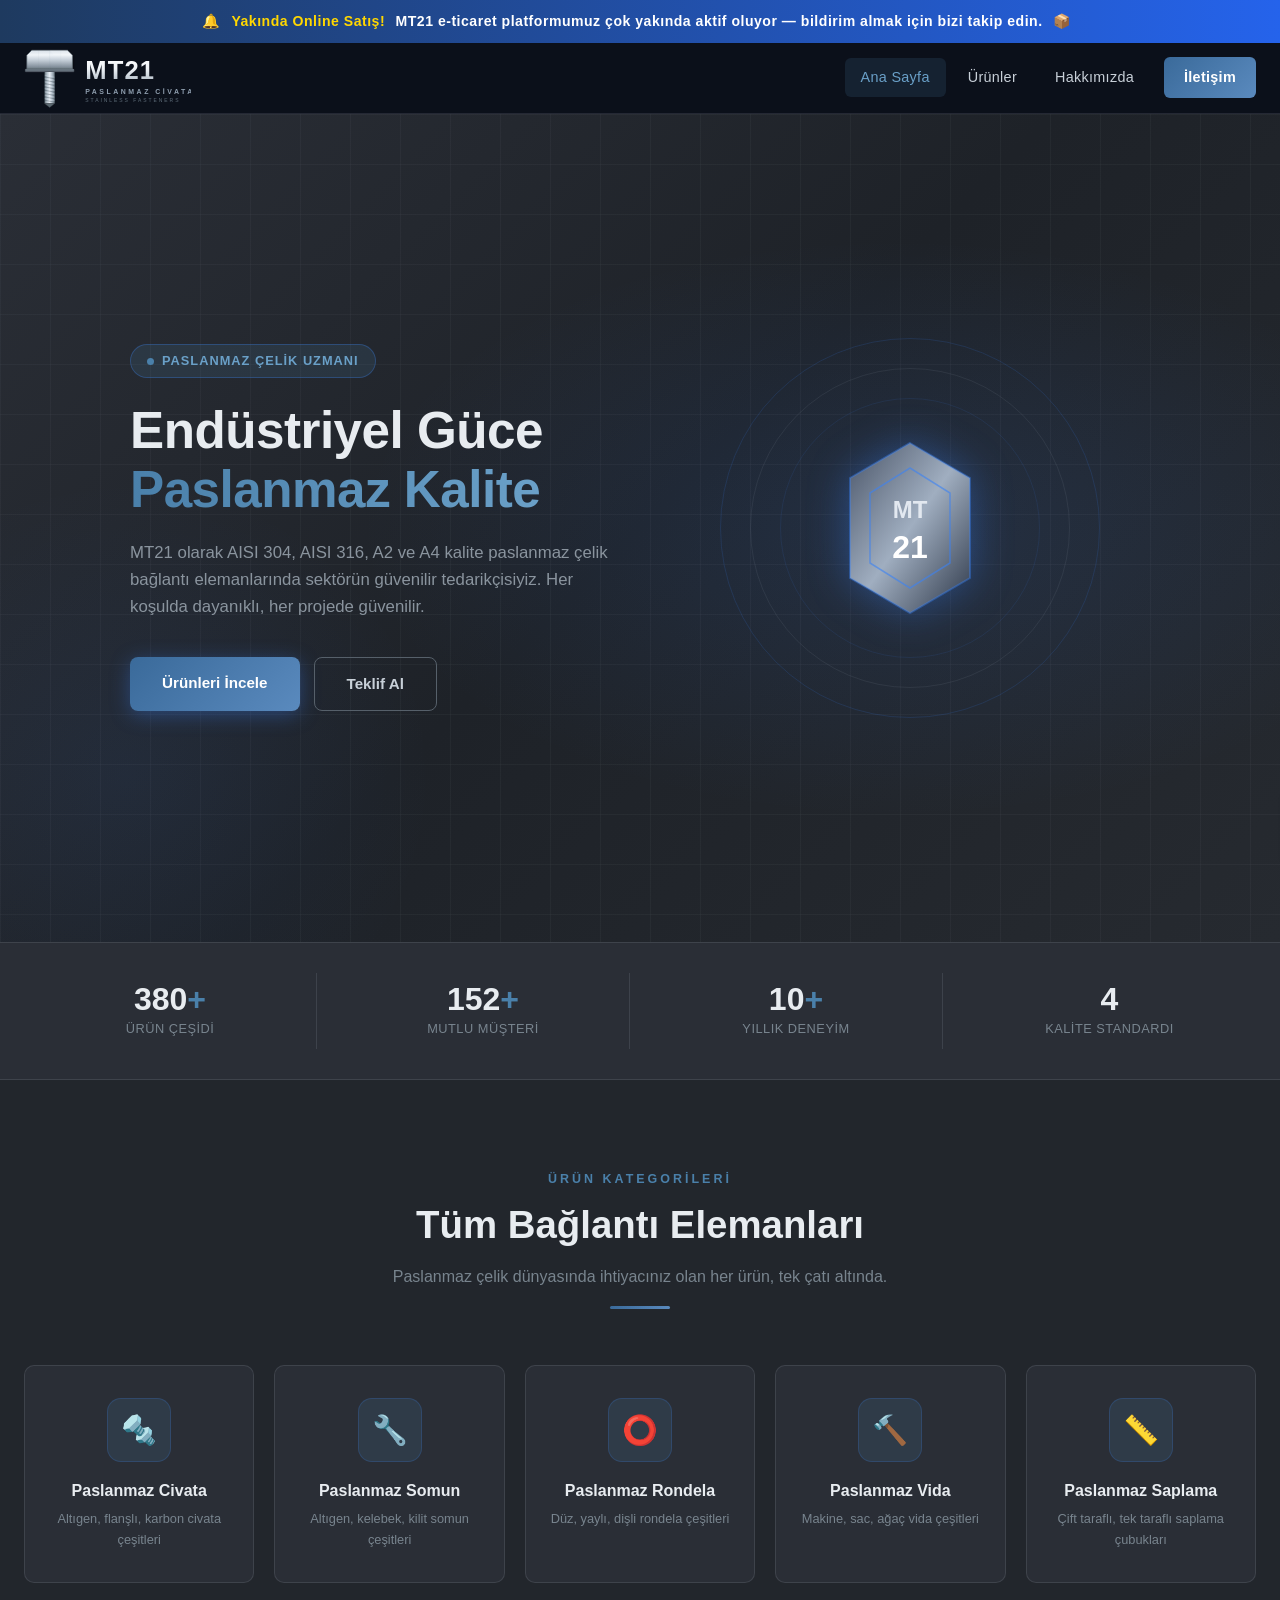
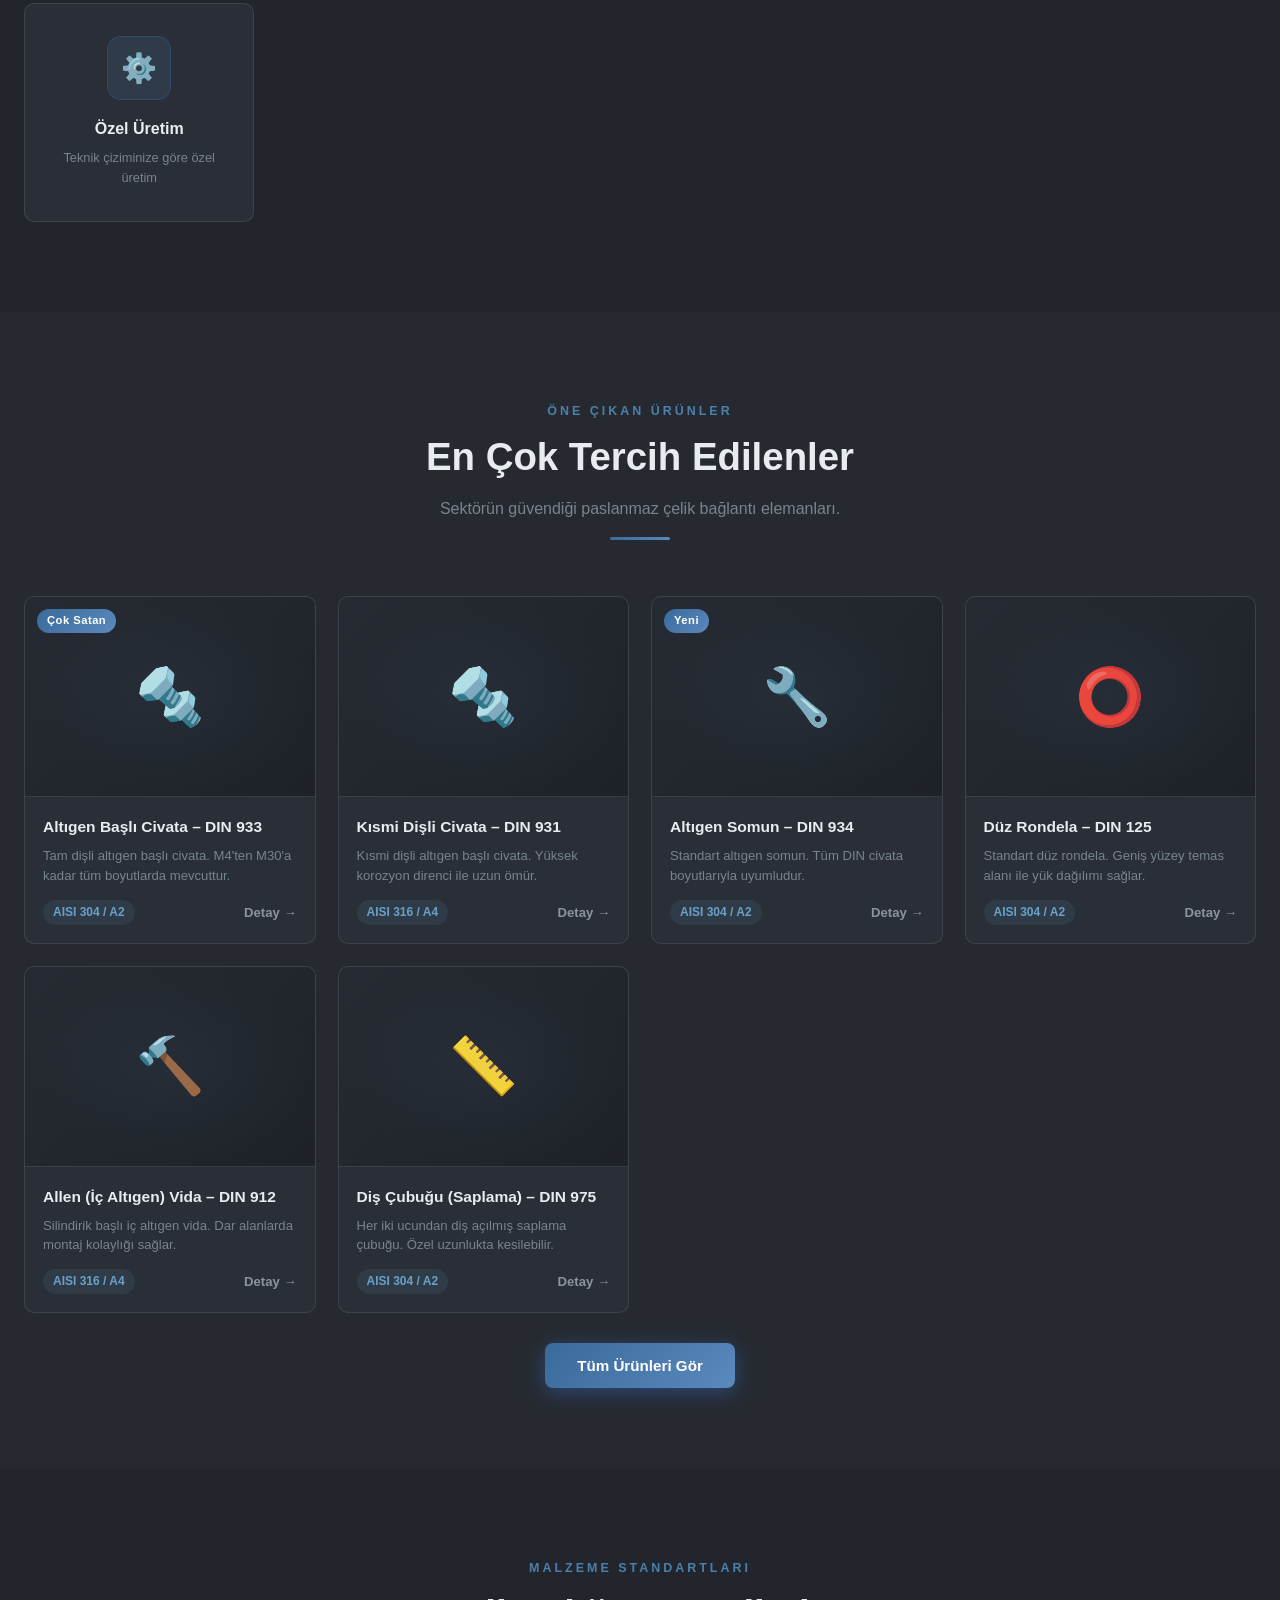
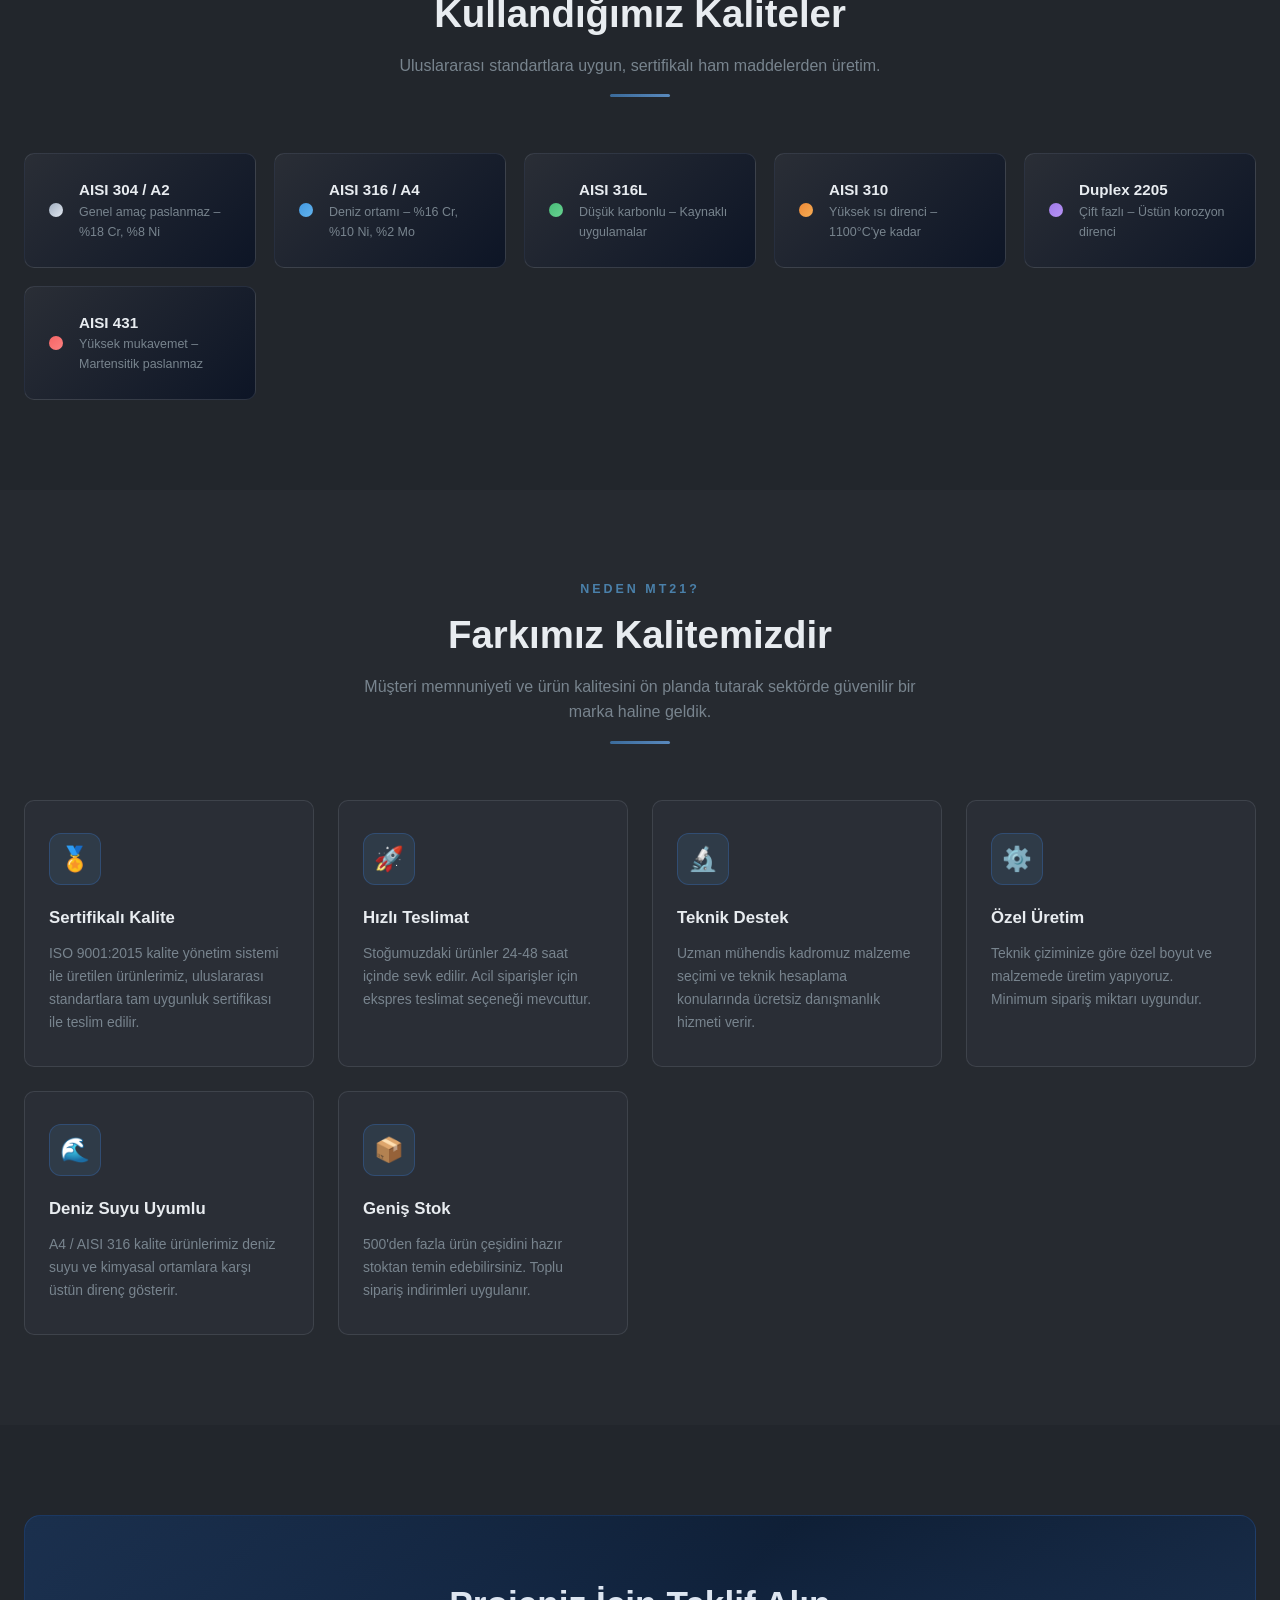
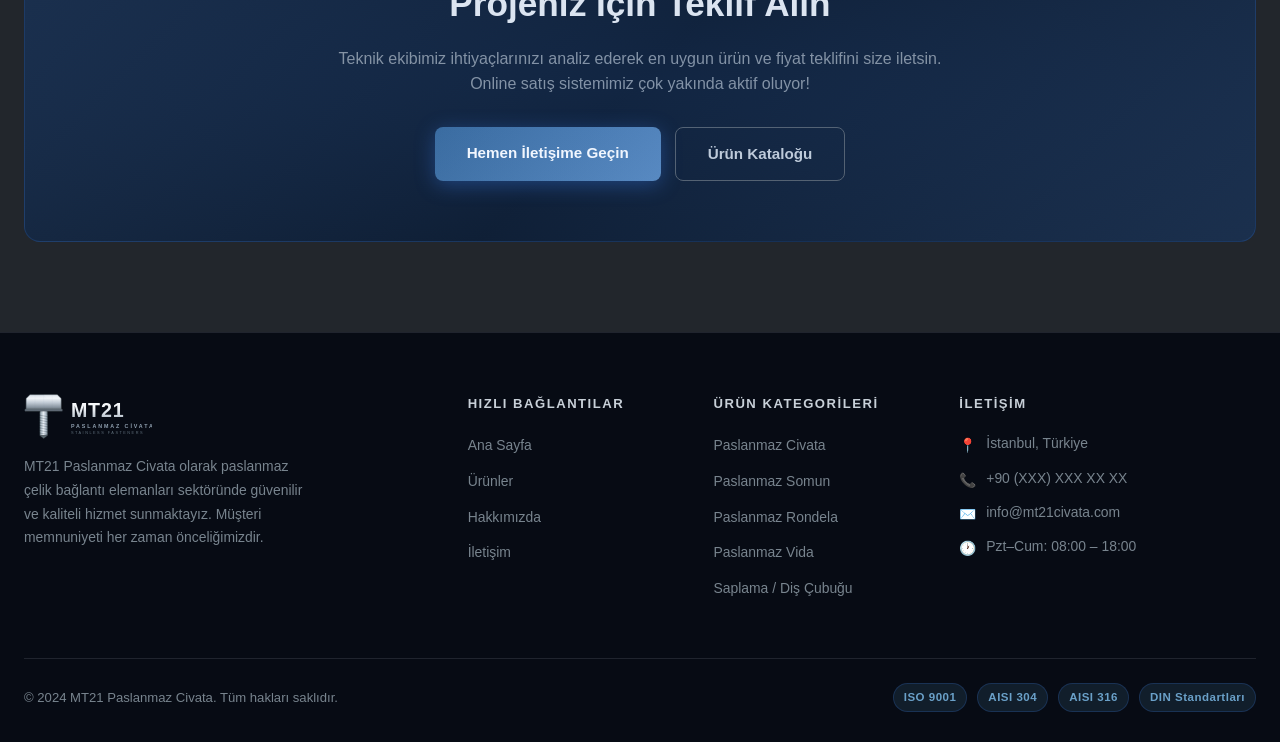
<file: index.html>
<!DOCTYPE html>
<html lang="tr">
<head>
  <meta charset="UTF-8" />
  <meta name="viewport" content="width=device-width, initial-scale=1.0" />
  <title>MT21 Paslanmaz Civata | Paslanmaz Bağlantı Elemanları</title>
  <meta name="description" content="MT21 Paslanmaz Civata – AISI 304, 316, A2, A4 kalite paslanmaz çelik civata, somun, rondela ve vida çeşitleri. Endüstriyel ve inşaat sektörüne özel çözümler." />
  <link rel="icon" type="image/svg+xml" href="images/logo.svg" />
  <link rel="stylesheet" href="css/style.css" />
</head>
<body>

  <!-- DUYURU BANDI -->
  <div class="announcement-bar">
    🔔 <span>Yakında Online Satış!</span>
    MT21 e-ticaret platformumuz çok yakında aktif oluyor — bildirim almak için bizi takip edin.
    <span>📦</span>
  </div>

  <!-- HEADER -->
  <header>
    <div class="header-inner">
      <a href="index.html" class="logo">
        <img src="images/logo.svg" alt="MT21 Paslanmaz Civata Logo" />
      </a>
      <nav>
        <a href="index.html" class="active">Ana Sayfa</a>
        <a href="urunler.html">Ürünler</a>
        <a href="hakkimizda.html">Hakkımızda</a>
        <a href="iletisim.html" class="nav-contact-btn">İletişim</a>
      </nav>
      <button class="hamburger" id="hamburger" aria-label="Menü">
        <span></span><span></span><span></span>
      </button>
    </div>
    <div class="mobile-menu" id="mobileMenu">
      <a href="index.html" class="active">Ana Sayfa</a>
      <a href="urunler.html">Ürünler</a>
      <a href="hakkimizda.html">Hakkımızda</a>
      <a href="iletisim.html">İletişim</a>
    </div>
  </header>

  <!-- HERO -->
  <section class="hero">
    <div class="hero-bg"></div>
    <div class="hero-grid"></div>
    <div class="hero-content">
      <div class="hero-text">
        <div class="tag">Paslanmaz Çelik Uzmanı</div>
        <h1>
          Endüstriyel Güce<br />
          <span class="highlight">Paslanmaz Kalite</span>
        </h1>
        <p>
          MT21 olarak AISI 304, AISI 316, A2 ve A4 kalite paslanmaz çelik
          bağlantı elemanlarında sektörün güvenilir tedarikçisiyiz.
          Her koşulda dayanıklı, her projede güvenilir.
        </p>
        <div class="hero-buttons">
          <a href="urunler.html" class="btn-primary">Ürünleri İncele</a>
          <a href="iletisim.html" class="btn-outline">Teklif Al</a>
        </div>
      </div>
      <div class="hero-visual">
        <div class="hero-visual-inner">
          <div class="hex-ring"></div>
          <div class="hex-ring"></div>
          <div class="hex-ring"></div>
          <div class="hero-hex-center">
            <svg viewBox="0 0 200 200" xmlns="http://www.w3.org/2000/svg">
              <defs>
                <linearGradient id="hg1" x1="0%" y1="0%" x2="100%" y2="100%">
                  <stop offset="0%" style="stop-color:#4A5568"/>
                  <stop offset="50%" style="stop-color:#A0AEC0"/>
                  <stop offset="100%" style="stop-color:#2D3748"/>
                </linearGradient>
                <linearGradient id="hg2" x1="0%" y1="0%" x2="100%" y2="0%">
                  <stop offset="0%" style="stop-color:#2B6CB0"/>
                  <stop offset="100%" style="stop-color:#4299E1"/>
                </linearGradient>
              </defs>
              <!-- Hex bolt shape -->
              <polygon points="100,15 160,50 160,150 100,185 40,150 40,50"
                       fill="url(#hg1)" stroke="rgba(59,130,246,0.4)" stroke-width="2"/>
              <!-- Inner hex -->
              <polygon points="100,40 140,65 140,135 100,160 60,135 60,65"
                       fill="none" stroke="rgba(59,130,246,0.6)" stroke-width="1.5"/>
              <!-- MT21 text -->
              <text x="100" y="90" font-family="Arial Black, sans-serif" font-size="24"
                    font-weight="900" fill="#E2E8F0" text-anchor="middle">MT</text>
              <line x1="65" y1="100" x2="135" y2="100" stroke="url(#hg2)" stroke-width="2"/>
              <text x="100" y="130" font-family="Arial Black, sans-serif" font-size="32"
                    font-weight="900" fill="#FFFFFF" text-anchor="middle">21</text>
            </svg>
          </div>
        </div>
      </div>
    </div>
  </section>

  <!-- STATS -->
  <div class="stats-bar">
    <div class="stats-inner">
      <div class="stat-item">
        <div class="stat-num" data-target="500">0<span>+</span></div>
        <div class="stat-label">Ürün Çeşidi</div>
      </div>
      <div class="stat-item">
        <div class="stat-num" data-target="200">0<span>+</span></div>
        <div class="stat-label">Mutlu Müşteri</div>
      </div>
      <div class="stat-item">
        <div class="stat-num" data-target="10">0<span>+</span></div>
        <div class="stat-label">Yıllık Deneyim</div>
      </div>
      <div class="stat-item">
        <div class="stat-num" data-target="4">0</div>
        <div class="stat-label">Kalite Standardı</div>
      </div>
    </div>
  </div>

  <!-- KATEGORİLER -->
  <main>
    <div class="section">
      <div class="section-header">
        <div class="pre-title">Ürün Kategorileri</div>
        <h2>Tüm Bağlantı Elemanları</h2>
        <p>Paslanmaz çelik dünyasında ihtiyacınız olan her ürün, tek çatı altında.</p>
        <div class="divider"></div>
      </div>
      <div class="categories-grid">
        <a href="urunler.html?kategori=civata" class="cat-card">
          <div class="cat-icon">🔩</div>
          <h3>Paslanmaz Civata</h3>
          <p>Altıgen, flanşlı, karbon civata çeşitleri</p>
        </a>
        <a href="urunler.html?kategori=somun" class="cat-card">
          <div class="cat-icon">🔧</div>
          <h3>Paslanmaz Somun</h3>
          <p>Altıgen, kelebek, kilit somun çeşitleri</p>
        </a>
        <a href="urunler.html?kategori=rondela" class="cat-card">
          <div class="cat-icon">⭕</div>
          <h3>Paslanmaz Rondela</h3>
          <p>Düz, yaylı, dişli rondela çeşitleri</p>
        </a>
        <a href="urunler.html?kategori=vida" class="cat-card">
          <div class="cat-icon">🔨</div>
          <h3>Paslanmaz Vida</h3>
          <p>Makine, sac, ağaç vida çeşitleri</p>
        </a>
        <a href="urunler.html?kategori=saplama" class="cat-card">
          <div class="cat-icon">📏</div>
          <h3>Paslanmaz Saplama</h3>
          <p>Çift taraflı, tek taraflı saplama çubukları</p>
        </a>
        <a href="urunler.html?kategori=ozel" class="cat-card">
          <div class="cat-icon">⚙️</div>
          <h3>Özel Üretim</h3>
          <p>Teknik çiziminize göre özel üretim</p>
        </a>
      </div>
    </div>

    <!-- ÖNE ÇIKAN ÜRÜNLER -->
    <div class="section-alt">
      <div class="section" style="max-width:1280px; margin:0 auto;">
        <div class="section-header">
          <div class="pre-title">Öne Çıkan Ürünler</div>
          <h2>En Çok Tercih Edilenler</h2>
          <p>Sektörün güvendiği paslanmaz çelik bağlantı elemanları.</p>
          <div class="divider"></div>
        </div>
        <div class="products-grid">

          <div class="product-card" data-product-id="idx-1">
            <div class="product-img">
              🔩
              <span class="product-badge">Çok Satan</span>
              <div class="img-upload-overlay" onclick="triggerUpload('idx-1')">
                <div class="upload-icon">📷</div>
                <span>Fotoğraf Ekle</span>
              </div>
              <button class="img-remove-btn" onclick="removePhoto('idx-1',event)" title="Fotoğrafı Kaldır">✕</button>
            </div>
            <div class="product-info">
              <h3>Altıgen Başlı Civata – DIN 933</h3>
              <p>Tam dişli altıgen başlı civata. M4'ten M30'a kadar tüm boyutlarda mevcuttur.</p>
              <div class="product-meta">
                <span class="product-material">AISI 304 / A2</span>
                <a href="urunler.html" class="product-link">Detay →</a>
              </div>
            </div>
          </div>

          <div class="product-card" data-product-id="idx-2">
            <div class="product-img">
              🔩
              <div class="img-upload-overlay" onclick="triggerUpload('idx-2')">
                <div class="upload-icon">📷</div>
                <span>Fotoğraf Ekle</span>
              </div>
              <button class="img-remove-btn" onclick="removePhoto('idx-2',event)" title="Fotoğrafı Kaldır">✕</button>
            </div>
            <div class="product-info">
              <h3>Kısmi Dişli Civata – DIN 931</h3>
              <p>Kısmi dişli altıgen başlı civata. Yüksek korozyon direnci ile uzun ömür.</p>
              <div class="product-meta">
                <span class="product-material">AISI 316 / A4</span>
                <a href="urunler.html" class="product-link">Detay →</a>
              </div>
            </div>
          </div>

          <div class="product-card" data-product-id="idx-3">
            <div class="product-img">
              🔧
              <span class="product-badge">Yeni</span>
              <div class="img-upload-overlay" onclick="triggerUpload('idx-3')">
                <div class="upload-icon">📷</div>
                <span>Fotoğraf Ekle</span>
              </div>
              <button class="img-remove-btn" onclick="removePhoto('idx-3',event)" title="Fotoğrafı Kaldır">✕</button>
            </div>
            <div class="product-info">
              <h3>Altıgen Somun – DIN 934</h3>
              <p>Standart altıgen somun. Tüm DIN civata boyutlarıyla uyumludur.</p>
              <div class="product-meta">
                <span class="product-material">AISI 304 / A2</span>
                <a href="urunler.html" class="product-link">Detay →</a>
              </div>
            </div>
          </div>

          <div class="product-card" data-product-id="idx-4">
            <div class="product-img">
              ⭕
              <div class="img-upload-overlay" onclick="triggerUpload('idx-4')">
                <div class="upload-icon">📷</div>
                <span>Fotoğraf Ekle</span>
              </div>
              <button class="img-remove-btn" onclick="removePhoto('idx-4',event)" title="Fotoğrafı Kaldır">✕</button>
            </div>
            <div class="product-info">
              <h3>Düz Rondela – DIN 125</h3>
              <p>Standart düz rondela. Geniş yüzey temas alanı ile yük dağılımı sağlar.</p>
              <div class="product-meta">
                <span class="product-material">AISI 304 / A2</span>
                <a href="urunler.html" class="product-link">Detay →</a>
              </div>
            </div>
          </div>

          <div class="product-card" data-product-id="idx-5">
            <div class="product-img">
              🔨
              <div class="img-upload-overlay" onclick="triggerUpload('idx-5')">
                <div class="upload-icon">📷</div>
                <span>Fotoğraf Ekle</span>
              </div>
              <button class="img-remove-btn" onclick="removePhoto('idx-5',event)" title="Fotoğrafı Kaldır">✕</button>
            </div>
            <div class="product-info">
              <h3>Allen (İç Altıgen) Vida – DIN 912</h3>
              <p>Silindirik başlı iç altıgen vida. Dar alanlarda montaj kolaylığı sağlar.</p>
              <div class="product-meta">
                <span class="product-material">AISI 316 / A4</span>
                <a href="urunler.html" class="product-link">Detay →</a>
              </div>
            </div>
          </div>

          <div class="product-card" data-product-id="idx-6">
            <div class="product-img">
              📏
              <div class="img-upload-overlay" onclick="triggerUpload('idx-6')">
                <div class="upload-icon">📷</div>
                <span>Fotoğraf Ekle</span>
              </div>
              <button class="img-remove-btn" onclick="removePhoto('idx-6',event)" title="Fotoğrafı Kaldır">✕</button>
            </div>
            <div class="product-info">
              <h3>Diş Çubuğu (Saplama) – DIN 975</h3>
              <p>Her iki ucundan diş açılmış saplama çubuğu. Özel uzunlukta kesilebilir.</p>
              <div class="product-meta">
                <span class="product-material">AISI 304 / A2</span>
                <a href="urunler.html" class="product-link">Detay →</a>
              </div>
            </div>
          </div>

        </div>
        <div style="text-align:center; margin-top:40px;">
          <a href="urunler.html" class="btn-primary">Tüm Ürünleri Gör</a>
        </div>
      </div>
    </div>

    <!-- MALZEME KALİTE -->
    <div class="section">
      <div class="section-header">
        <div class="pre-title">Malzeme Standartları</div>
        <h2>Kullandığımız Kaliteler</h2>
        <p>Uluslararası standartlara uygun, sertifikalı ham maddelerden üretim.</p>
        <div class="divider"></div>
      </div>
      <div class="materials-grid">
        <div class="material-card">
          <div class="material-dot" style="background:linear-gradient(135deg,#A0AEC0,#E2E8F0)"></div>
          <div class="material-info">
            <h4>AISI 304 / A2</h4>
            <p>Genel amaç paslanmaz – %18 Cr, %8 Ni</p>
          </div>
        </div>
        <div class="material-card">
          <div class="material-dot" style="background:linear-gradient(135deg,#4299E1,#63B3ED)"></div>
          <div class="material-info">
            <h4>AISI 316 / A4</h4>
            <p>Deniz ortamı – %16 Cr, %10 Ni, %2 Mo</p>
          </div>
        </div>
        <div class="material-card">
          <div class="material-dot" style="background:linear-gradient(135deg,#48BB78,#68D391)"></div>
          <div class="material-info">
            <h4>AISI 316L</h4>
            <p>Düşük karbonlu – Kaynaklı uygulamalar</p>
          </div>
        </div>
        <div class="material-card">
          <div class="material-dot" style="background:linear-gradient(135deg,#ED8936,#F6AD55)"></div>
          <div class="material-info">
            <h4>AISI 310</h4>
            <p>Yüksek ısı direnci – 1100°C'ye kadar</p>
          </div>
        </div>
        <div class="material-card">
          <div class="material-dot" style="background:linear-gradient(135deg,#9F7AEA,#B794F4)"></div>
          <div class="material-info">
            <h4>Duplex 2205</h4>
            <p>Çift fazlı – Üstün korozyon direnci</p>
          </div>
        </div>
        <div class="material-card">
          <div class="material-dot" style="background:linear-gradient(135deg,#F56565,#FC8181)"></div>
          <div class="material-info">
            <h4>AISI 431</h4>
            <p>Yüksek mukavemet – Martensitik paslanmaz</p>
          </div>
        </div>
      </div>
    </div>

    <!-- NEDEN MT21 -->
    <div class="section-alt">
      <div class="section" style="max-width:1280px; margin:0 auto;">
        <div class="section-header">
          <div class="pre-title">Neden MT21?</div>
          <h2>Farkımız Kalitemizdir</h2>
          <p>Müşteri memnuniyeti ve ürün kalitesini ön planda tutarak sektörde güvenilir bir marka haline geldik.</p>
          <div class="divider"></div>
        </div>
        <div class="features-grid">
          <div class="feature-card">
            <div class="feature-icon">🏅</div>
            <h3>Sertifikalı Kalite</h3>
            <p>ISO 9001:2015 kalite yönetim sistemi ile üretilen ürünlerimiz, uluslararası standartlara tam uygunluk sertifikası ile teslim edilir.</p>
          </div>
          <div class="feature-card">
            <div class="feature-icon">🚀</div>
            <h3>Hızlı Teslimat</h3>
            <p>Stoğumuzdaki ürünler 24-48 saat içinde sevk edilir. Acil siparişler için ekspres teslimat seçeneği mevcuttur.</p>
          </div>
          <div class="feature-card">
            <div class="feature-icon">🔬</div>
            <h3>Teknik Destek</h3>
            <p>Uzman mühendis kadromuz malzeme seçimi ve teknik hesaplama konularında ücretsiz danışmanlık hizmeti verir.</p>
          </div>
          <div class="feature-card">
            <div class="feature-icon">⚙️</div>
            <h3>Özel Üretim</h3>
            <p>Teknik çiziminize göre özel boyut ve malzemede üretim yapıyoruz. Minimum sipariş miktarı uygundur.</p>
          </div>
          <div class="feature-card">
            <div class="feature-icon">🌊</div>
            <h3>Deniz Suyu Uyumlu</h3>
            <p>A4 / AISI 316 kalite ürünlerimiz deniz suyu ve kimyasal ortamlara karşı üstün direnç gösterir.</p>
          </div>
          <div class="feature-card">
            <div class="feature-icon">📦</div>
            <h3>Geniş Stok</h3>
            <p>500'den fazla ürün çeşidini hazır stoktan temin edebilirsiniz. Toplu sipariş indirimleri uygulanır.</p>
          </div>
        </div>
      </div>
    </div>

    <!-- CTA -->
    <div class="section">
      <div class="cta-banner">
        <h2>Projeniz İçin Teklif Alın</h2>
        <p>
          Teknik ekibimiz ihtiyaçlarınızı analiz ederek en uygun ürün ve fiyat teklifini size iletsin.
          <br />Online satış sistemimiz çok yakında aktif oluyor!
        </p>
        <div class="cta-buttons">
          <a href="iletisim.html" class="btn-primary">Hemen İletişime Geçin</a>
          <a href="urunler.html" class="btn-outline">Ürün Kataloğu</a>
        </div>
      </div>
    </div>

  </main>

  <!-- FOOTER -->
  <footer>
    <div class="footer-inner">
      <div class="footer-grid">
        <div class="footer-brand">
          <img src="images/logo.svg" alt="MT21 Logo" />
          <p>
            MT21 Paslanmaz Civata olarak paslanmaz çelik bağlantı elemanları sektöründe
            güvenilir ve kaliteli hizmet sunmaktayız. Müşteri memnuniyeti her zaman önceliğimizdir.
          </p>
        </div>
        <div class="footer-col">
          <h4>Hızlı Bağlantılar</h4>
          <ul>
            <li><a href="index.html">Ana Sayfa</a></li>
            <li><a href="urunler.html">Ürünler</a></li>
            <li><a href="hakkimizda.html">Hakkımızda</a></li>
            <li><a href="iletisim.html">İletişim</a></li>
          </ul>
        </div>
        <div class="footer-col">
          <h4>Ürün Kategorileri</h4>
          <ul>
            <li><a href="urunler.html">Paslanmaz Civata</a></li>
            <li><a href="urunler.html">Paslanmaz Somun</a></li>
            <li><a href="urunler.html">Paslanmaz Rondela</a></li>
            <li><a href="urunler.html">Paslanmaz Vida</a></li>
            <li><a href="urunler.html">Saplama / Diş Çubuğu</a></li>
          </ul>
        </div>
        <div class="footer-col footer-contact">
          <h4>İletişim</h4>
          <p><span>📍</span> <span>İstanbul, Türkiye</span></p>
          <p><span>📞</span> <span>+90 (XXX) XXX XX XX</span></p>
          <p><span>✉️</span> <span>info@mt21civata.com</span></p>
          <p><span>🕐</span> <span>Pzt–Cum: 08:00 – 18:00</span></p>
        </div>
      </div>
      <div class="footer-bottom">
        <p>© 2024 MT21 Paslanmaz Civata. Tüm hakları saklıdır.</p>
        <div class="badges">
          <span class="badge">ISO 9001</span>
          <span class="badge">AISI 304</span>
          <span class="badge">AISI 316</span>
          <span class="badge">DIN Standartları</span>
        </div>
      </div>
    </div>
  </footer>

  <!-- TOAST BİLDİRİM -->
  <div class="toast" id="toast">
    <div class="toast-icon">🛒</div>
    <div class="toast-body">
      <h4>Online Satış Geliyor!</h4>
      <p>E-ticaret sistemimiz çok yakında aktif olacak. Takipte kalın!</p>
    </div>
    <button class="toast-close" id="toastClose">✕</button>
  </div>

  <!-- BACK TO TOP -->
  <button class="back-top" id="backTop" title="Yukarı Çık">↑</button>

  <script src="js/main.js"></script>
</body>
</html>
</file>
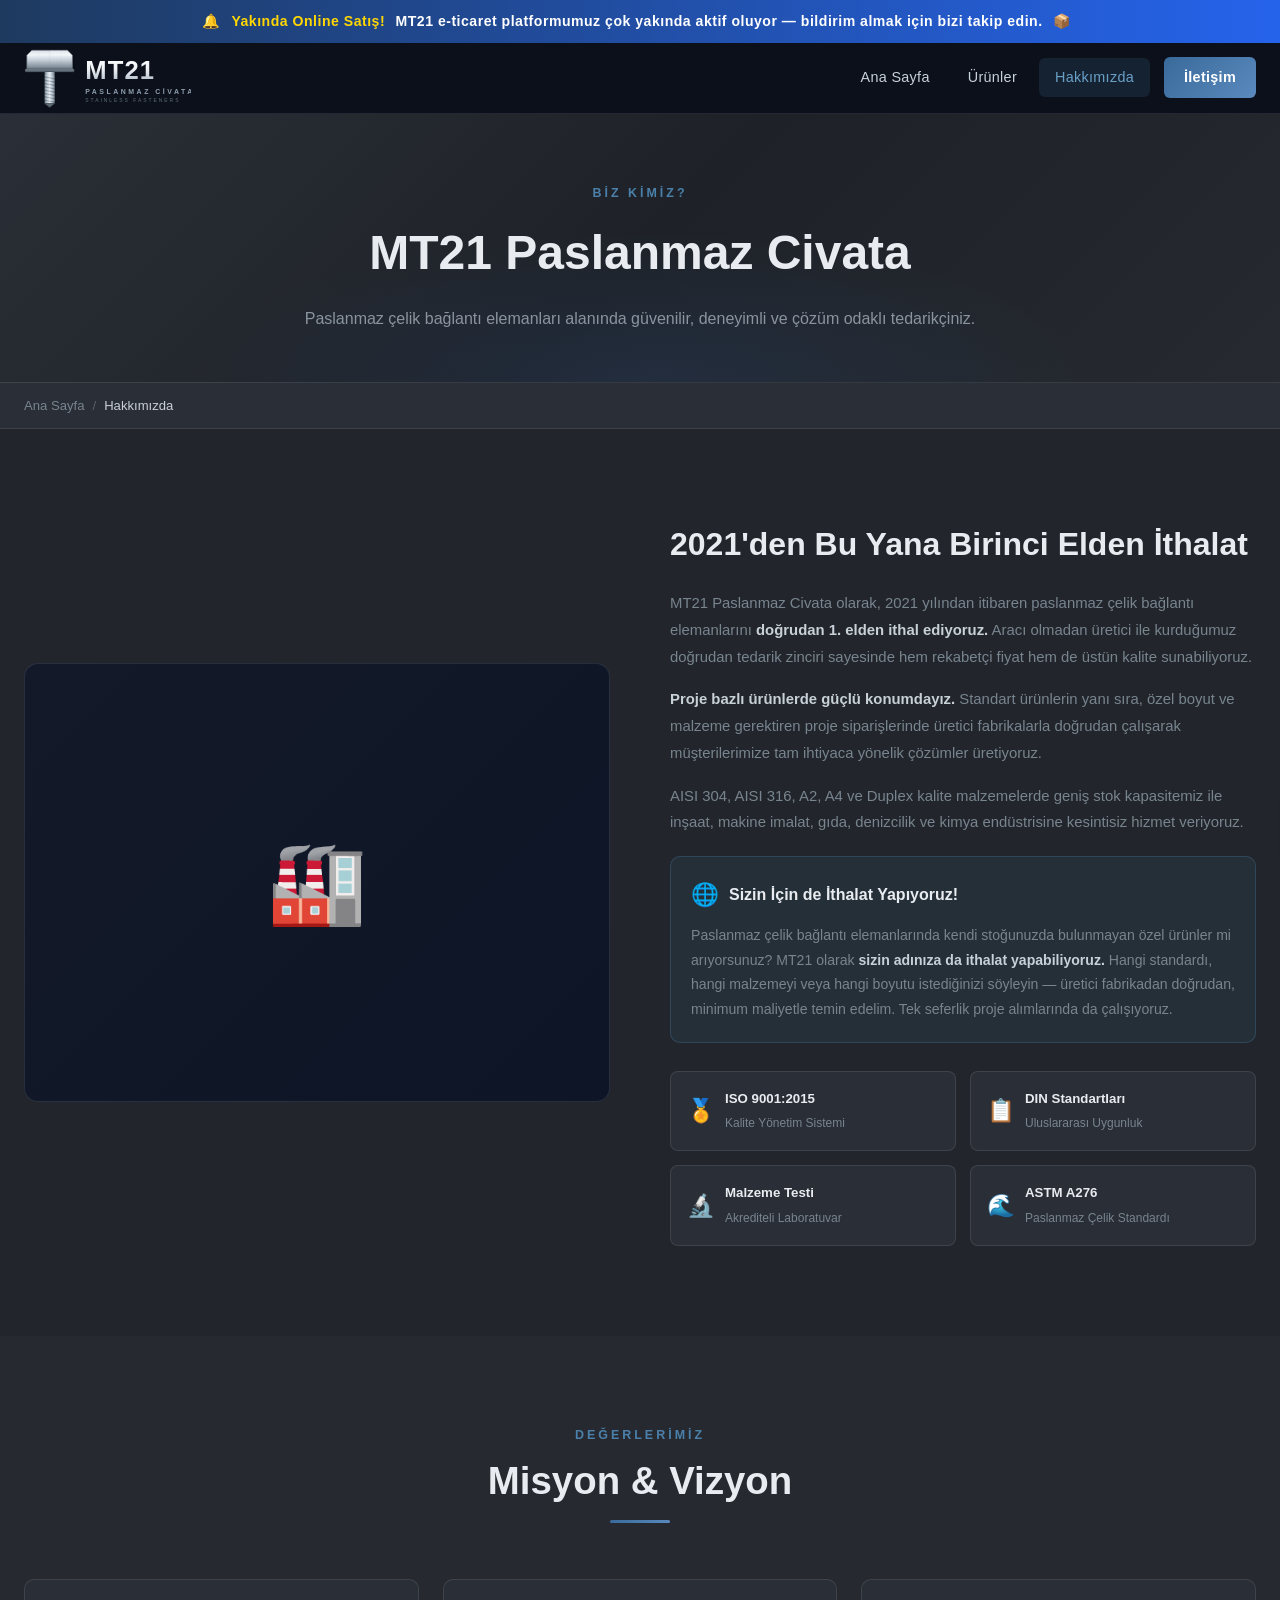
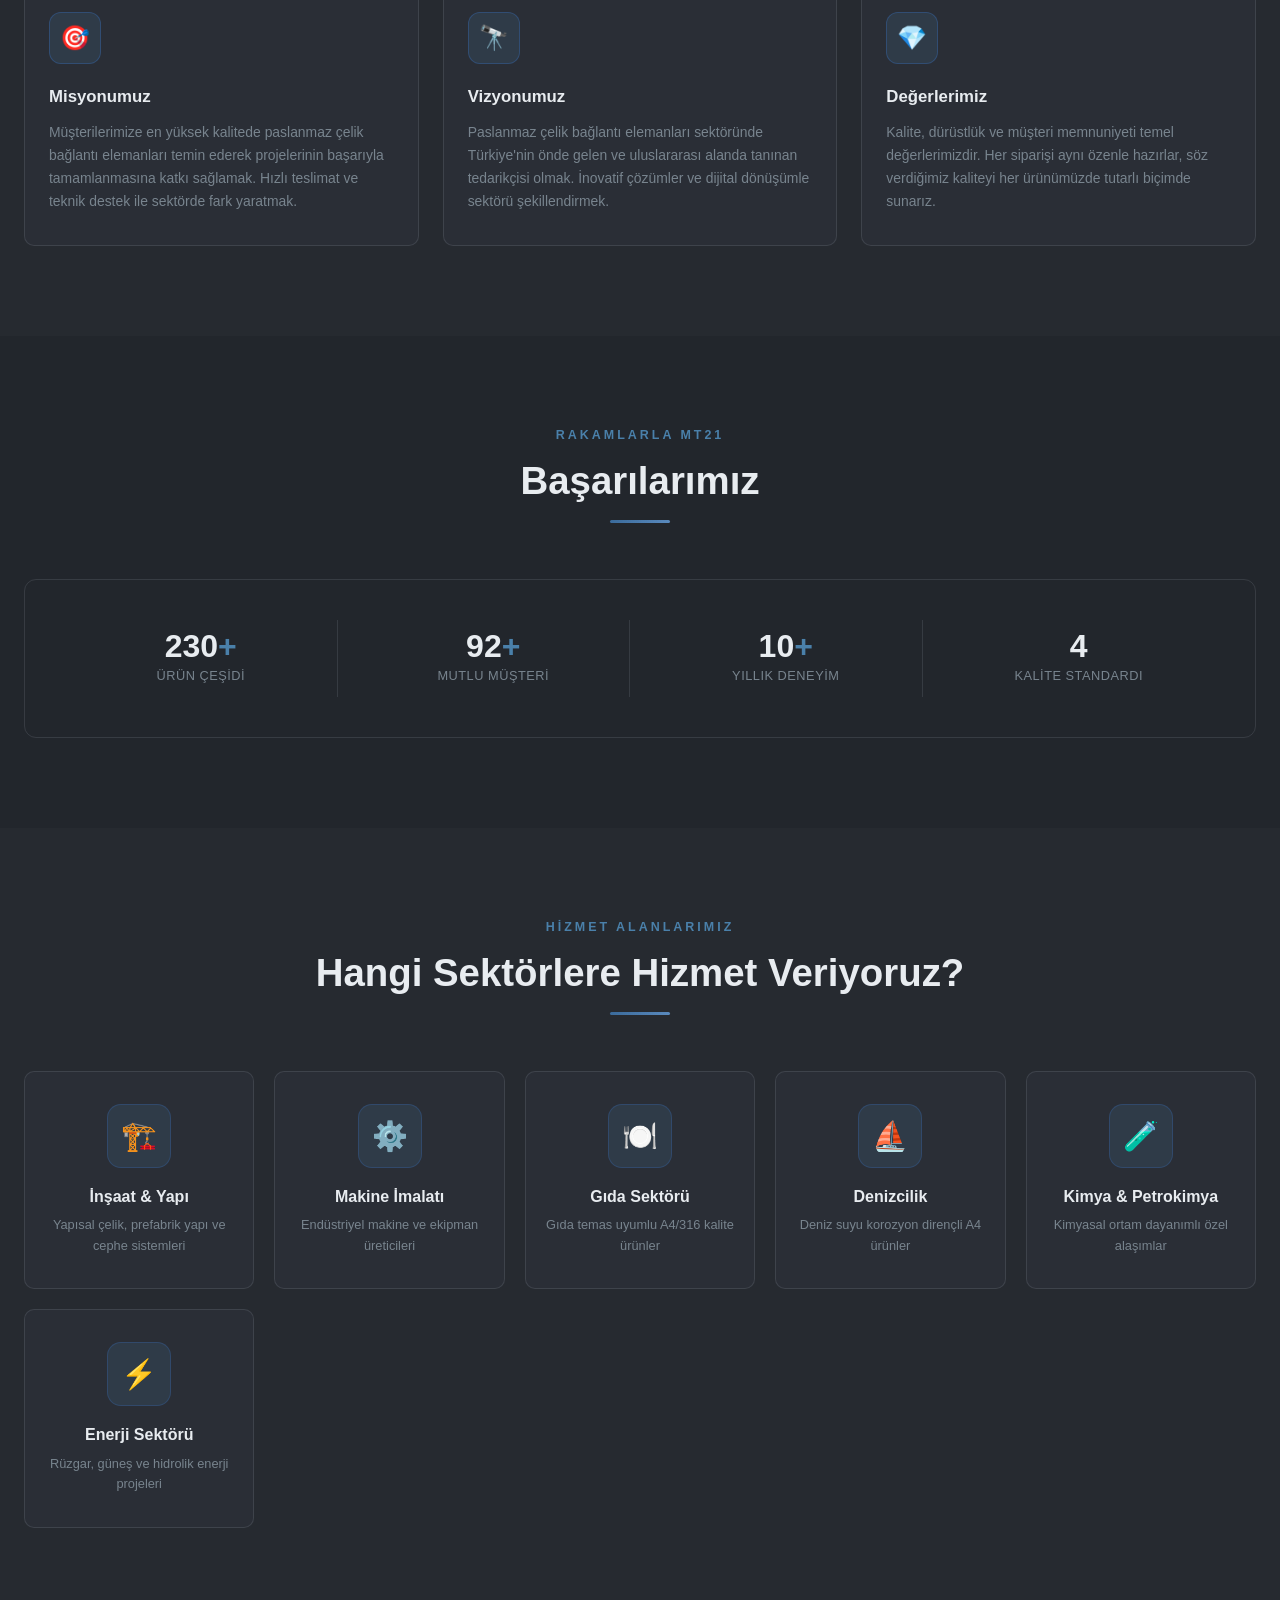
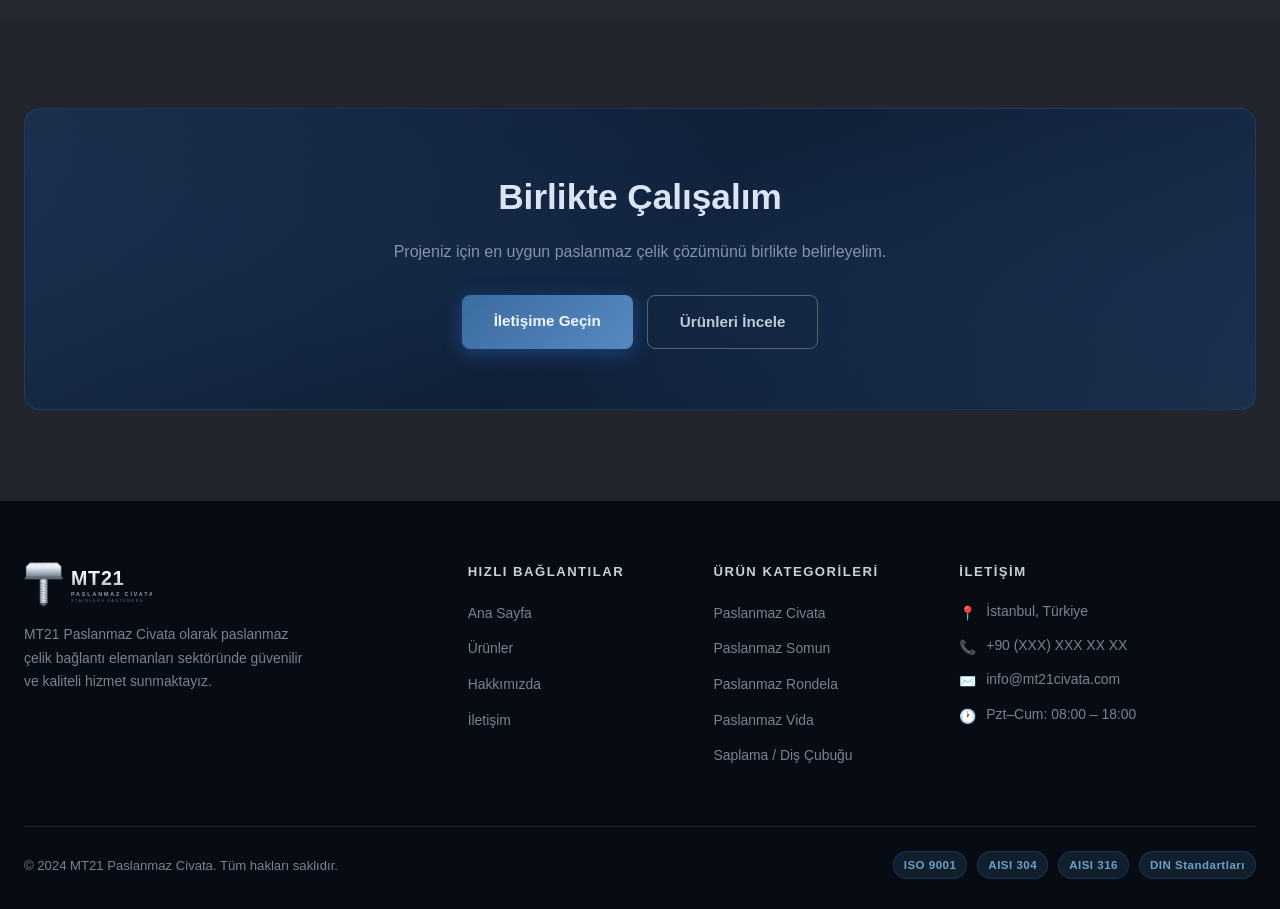
<file: hakkimizda.html>
<!DOCTYPE html>
<html lang="tr">
<head>
  <meta charset="UTF-8" />
  <meta name="viewport" content="width=device-width, initial-scale=1.0" />
  <title>Hakkımızda | MT21 Paslanmaz Civata</title>
  <meta name="description" content="MT21 Paslanmaz Civata hakkında. Paslanmaz çelik bağlantı elemanları sektöründe deneyimli ve güvenilir tedarikçiniz." />
  <link rel="icon" type="image/svg+xml" href="images/logo.svg" />
  <link rel="stylesheet" href="css/style.css" />
</head>
<body>

  <div class="announcement-bar">
    🔔 <span>Yakında Online Satış!</span>
    MT21 e-ticaret platformumuz çok yakında aktif oluyor — bildirim almak için bizi takip edin.
    <span>📦</span>
  </div>

  <header>
    <div class="header-inner">
      <a href="index.html" class="logo">
        <img src="images/logo.svg" alt="MT21 Paslanmaz Civata Logo" />
      </a>
      <nav>
        <a href="index.html">Ana Sayfa</a>
        <a href="urunler.html">Ürünler</a>
        <a href="hakkimizda.html" class="active">Hakkımızda</a>
        <a href="iletisim.html" class="nav-contact-btn">İletişim</a>
      </nav>
      <button class="hamburger" id="hamburger" aria-label="Menü">
        <span></span><span></span><span></span>
      </button>
    </div>
    <div class="mobile-menu" id="mobileMenu">
      <a href="index.html">Ana Sayfa</a>
      <a href="urunler.html">Ürünler</a>
      <a href="hakkimizda.html" class="active">Hakkımızda</a>
      <a href="iletisim.html">İletişim</a>
    </div>
  </header>

  <div class="page-hero">
    <div class="page-hero-content">
      <div class="pre-title">Biz Kimiz?</div>
      <h1>MT21 Paslanmaz Civata</h1>
      <p>Paslanmaz çelik bağlantı elemanları alanında güvenilir, deneyimli ve çözüm odaklı tedarikçiniz.</p>
    </div>
  </div>

  <div class="breadcrumb">
    <div class="breadcrumb-inner">
      <a href="index.html">Ana Sayfa</a>
      <span class="sep">/</span>
      <span class="current">Hakkımızda</span>
    </div>
  </div>

  <main>

    <!-- HAKKIMIZDA TANITIM -->
    <div class="section">
      <div class="about-grid">
        <div class="about-visual">
          <div class="about-img-placeholder">🏭</div>
        </div>
        <div class="about-text">
          <h2>2021'den Bu Yana Birinci Elden İthalat</h2>
          <p>
            MT21 Paslanmaz Civata olarak, 2021 yılından itibaren paslanmaz çelik bağlantı
            elemanlarını <strong style="color:var(--steel-light);">doğrudan 1. elden ithal ediyoruz.</strong>
            Aracı olmadan üretici ile kurduğumuz doğrudan tedarik zinciri sayesinde hem
            rekabetçi fiyat hem de üstün kalite sunabiliyoruz.
          </p>
          <p>
            <strong style="color:var(--steel-light);">Proje bazlı ürünlerde güçlü konumdayız.</strong>
            Standart ürünlerin yanı sıra, özel boyut ve malzeme gerektiren proje siparişlerinde
            üretici fabrikalarla doğrudan çalışarak müşterilerimize tam ihtiyaca yönelik çözümler üretiyoruz.
          </p>
          <p>
            AISI 304, AISI 316, A2, A4 ve Duplex kalite malzemelerde geniş stok kapasitemiz
            ile inşaat, makine imalat, gıda, denizcilik ve kimya endüstrisine kesintisiz hizmet veriyoruz.
          </p>
          <!-- Pazarlama Kutusu -->
          <div style="background:rgba(74,128,170,0.1); border:1px solid rgba(74,128,170,0.3); border-radius:10px; padding:20px; margin-top:20px;">
            <div style="display:flex; align-items:center; gap:10px; margin-bottom:10px;">
              <span style="font-size:1.4rem;">🌐</span>
              <strong style="color:var(--white); font-size:1rem;">Sizin İçin de İthalat Yapıyoruz!</strong>
            </div>
            <p style="font-size:0.88rem; color:var(--text-muted); line-height:1.75; margin:0;">
              Paslanmaz çelik bağlantı elemanlarında kendi stoğunuzda bulunmayan özel ürünler mi arıyorsunuz?
              MT21 olarak <strong style="color:var(--steel-light);">sizin adınıza da ithalat yapabiliyoruz.</strong>
              Hangi standardı, hangi malzemeyi veya hangi boyutu istediğinizi söyleyin —
              üretici fabrikadan doğrudan, minimum maliyetle temin edelim.
              Tek seferlik proje alımlarında da çalışıyoruz.
            </p>
          </div>
          <div class="cert-grid">
            <div class="cert-item">
              <span>🏅</span>
              <div>
                <strong>ISO 9001:2015</strong>
                <small>Kalite Yönetim Sistemi</small>
              </div>
            </div>
            <div class="cert-item">
              <span>📋</span>
              <div>
                <strong>DIN Standartları</strong>
                <small>Uluslararası Uygunluk</small>
              </div>
            </div>
            <div class="cert-item">
              <span>🔬</span>
              <div>
                <strong>Malzeme Testi</strong>
                <small>Akrediteli Laboratuvar</small>
              </div>
            </div>
            <div class="cert-item">
              <span>🌊</span>
              <div>
                <strong>ASTM A276</strong>
                <small>Paslanmaz Çelik Standardı</small>
              </div>
            </div>
          </div>
        </div>
      </div>
    </div>

    <!-- MİSYON VİZYON -->
    <div class="section-alt">
      <div class="section" style="max-width:1280px; margin:0 auto;">
        <div class="section-header">
          <div class="pre-title">Değerlerimiz</div>
          <h2>Misyon & Vizyon</h2>
          <div class="divider"></div>
        </div>
        <div class="features-grid">
          <div class="feature-card">
            <div class="feature-icon">🎯</div>
            <h3>Misyonumuz</h3>
            <p>
              Müşterilerimize en yüksek kalitede paslanmaz çelik bağlantı elemanları
              temin ederek projelerinin başarıyla tamamlanmasına katkı sağlamak.
              Hızlı teslimat ve teknik destek ile sektörde fark yaratmak.
            </p>
          </div>
          <div class="feature-card">
            <div class="feature-icon">🔭</div>
            <h3>Vizyonumuz</h3>
            <p>
              Paslanmaz çelik bağlantı elemanları sektöründe Türkiye'nin önde gelen
              ve uluslararası alanda tanınan tedarikçisi olmak. İnovatif çözümler
              ve dijital dönüşümle sektörü şekillendirmek.
            </p>
          </div>
          <div class="feature-card">
            <div class="feature-icon">💎</div>
            <h3>Değerlerimiz</h3>
            <p>
              Kalite, dürüstlük ve müşteri memnuniyeti temel değerlerimizdir.
              Her siparişi aynı özenle hazırlar, söz verdiğimiz kaliteyi her ürünümüzde
              tutarlı biçimde sunarız.
            </p>
          </div>
        </div>
      </div>
    </div>

    <!-- İSTATİSTİKLER -->
    <div class="section">
      <div class="section-header">
        <div class="pre-title">Rakamlarla MT21</div>
        <h2>Başarılarımız</h2>
        <div class="divider"></div>
      </div>
      <div class="stats-inner" style="border:1px solid var(--border); border-radius:12px; padding:40px;">
        <div class="stat-item">
          <div class="stat-num" data-target="500">0<span>+</span></div>
          <div class="stat-label">Ürün Çeşidi</div>
        </div>
        <div class="stat-item">
          <div class="stat-num" data-target="200">0<span>+</span></div>
          <div class="stat-label">Mutlu Müşteri</div>
        </div>
        <div class="stat-item">
          <div class="stat-num" data-target="10">0<span>+</span></div>
          <div class="stat-label">Yıllık Deneyim</div>
        </div>
        <div class="stat-item">
          <div class="stat-num" data-target="4">0</div>
          <div class="stat-label">Kalite Standardı</div>
        </div>
      </div>
    </div>

    <!-- SEKTÖRLER -->
    <div class="section-alt">
      <div class="section" style="max-width:1280px; margin:0 auto;">
        <div class="section-header">
          <div class="pre-title">Hizmet Alanlarımız</div>
          <h2>Hangi Sektörlere Hizmet Veriyoruz?</h2>
          <div class="divider"></div>
        </div>
        <div class="categories-grid">
          <div class="cat-card">
            <div class="cat-icon">🏗️</div>
            <h3>İnşaat & Yapı</h3>
            <p>Yapısal çelik, prefabrik yapı ve cephe sistemleri</p>
          </div>
          <div class="cat-card">
            <div class="cat-icon">⚙️</div>
            <h3>Makine İmalatı</h3>
            <p>Endüstriyel makine ve ekipman üreticileri</p>
          </div>
          <div class="cat-card">
            <div class="cat-icon">🍽️</div>
            <h3>Gıda Sektörü</h3>
            <p>Gıda temas uyumlu A4/316 kalite ürünler</p>
          </div>
          <div class="cat-card">
            <div class="cat-icon">⛵</div>
            <h3>Denizcilik</h3>
            <p>Deniz suyu korozyon dirençli A4 ürünler</p>
          </div>
          <div class="cat-card">
            <div class="cat-icon">🧪</div>
            <h3>Kimya & Petrokimya</h3>
            <p>Kimyasal ortam dayanımlı özel alaşımlar</p>
          </div>
          <div class="cat-card">
            <div class="cat-icon">⚡</div>
            <h3>Enerji Sektörü</h3>
            <p>Rüzgar, güneş ve hidrolik enerji projeleri</p>
          </div>
        </div>
      </div>
    </div>

    <!-- CTA -->
    <div class="section">
      <div class="cta-banner">
        <h2>Birlikte Çalışalım</h2>
        <p>Projeniz için en uygun paslanmaz çelik çözümünü birlikte belirleyelim.</p>
        <div class="cta-buttons">
          <a href="iletisim.html" class="btn-primary">İletişime Geçin</a>
          <a href="urunler.html" class="btn-outline">Ürünleri İncele</a>
        </div>
      </div>
    </div>

  </main>

  <footer>
    <div class="footer-inner">
      <div class="footer-grid">
        <div class="footer-brand">
          <img src="images/logo.svg" alt="MT21 Logo" />
          <p>MT21 Paslanmaz Civata olarak paslanmaz çelik bağlantı elemanları sektöründe güvenilir ve kaliteli hizmet sunmaktayız.</p>
        </div>
        <div class="footer-col">
          <h4>Hızlı Bağlantılar</h4>
          <ul>
            <li><a href="index.html">Ana Sayfa</a></li>
            <li><a href="urunler.html">Ürünler</a></li>
            <li><a href="hakkimizda.html">Hakkımızda</a></li>
            <li><a href="iletisim.html">İletişim</a></li>
          </ul>
        </div>
        <div class="footer-col">
          <h4>Ürün Kategorileri</h4>
          <ul>
            <li><a href="urunler.html">Paslanmaz Civata</a></li>
            <li><a href="urunler.html">Paslanmaz Somun</a></li>
            <li><a href="urunler.html">Paslanmaz Rondela</a></li>
            <li><a href="urunler.html">Paslanmaz Vida</a></li>
            <li><a href="urunler.html">Saplama / Diş Çubuğu</a></li>
          </ul>
        </div>
        <div class="footer-col footer-contact">
          <h4>İletişim</h4>
          <p><span>📍</span><span>İstanbul, Türkiye</span></p>
          <p><span>📞</span><span>+90 (XXX) XXX XX XX</span></p>
          <p><span>✉️</span><span>info@mt21civata.com</span></p>
          <p><span>🕐</span><span>Pzt–Cum: 08:00 – 18:00</span></p>
        </div>
      </div>
      <div class="footer-bottom">
        <p>© 2024 MT21 Paslanmaz Civata. Tüm hakları saklıdır.</p>
        <div class="badges">
          <span class="badge">ISO 9001</span>
          <span class="badge">AISI 304</span>
          <span class="badge">AISI 316</span>
          <span class="badge">DIN Standartları</span>
        </div>
      </div>
    </div>
  </footer>

  <div class="toast" id="toast">
    <div class="toast-icon">🛒</div>
    <div class="toast-body">
      <h4>Online Satış Geliyor!</h4>
      <p>E-ticaret sistemimiz çok yakında aktif olacak. Takipte kalın!</p>
    </div>
    <button class="toast-close" id="toastClose">✕</button>
  </div>

  <button class="back-top" id="backTop" title="Yukarı Çık">↑</button>

  <script src="js/main.js"></script>
</body>
</html>
</file>
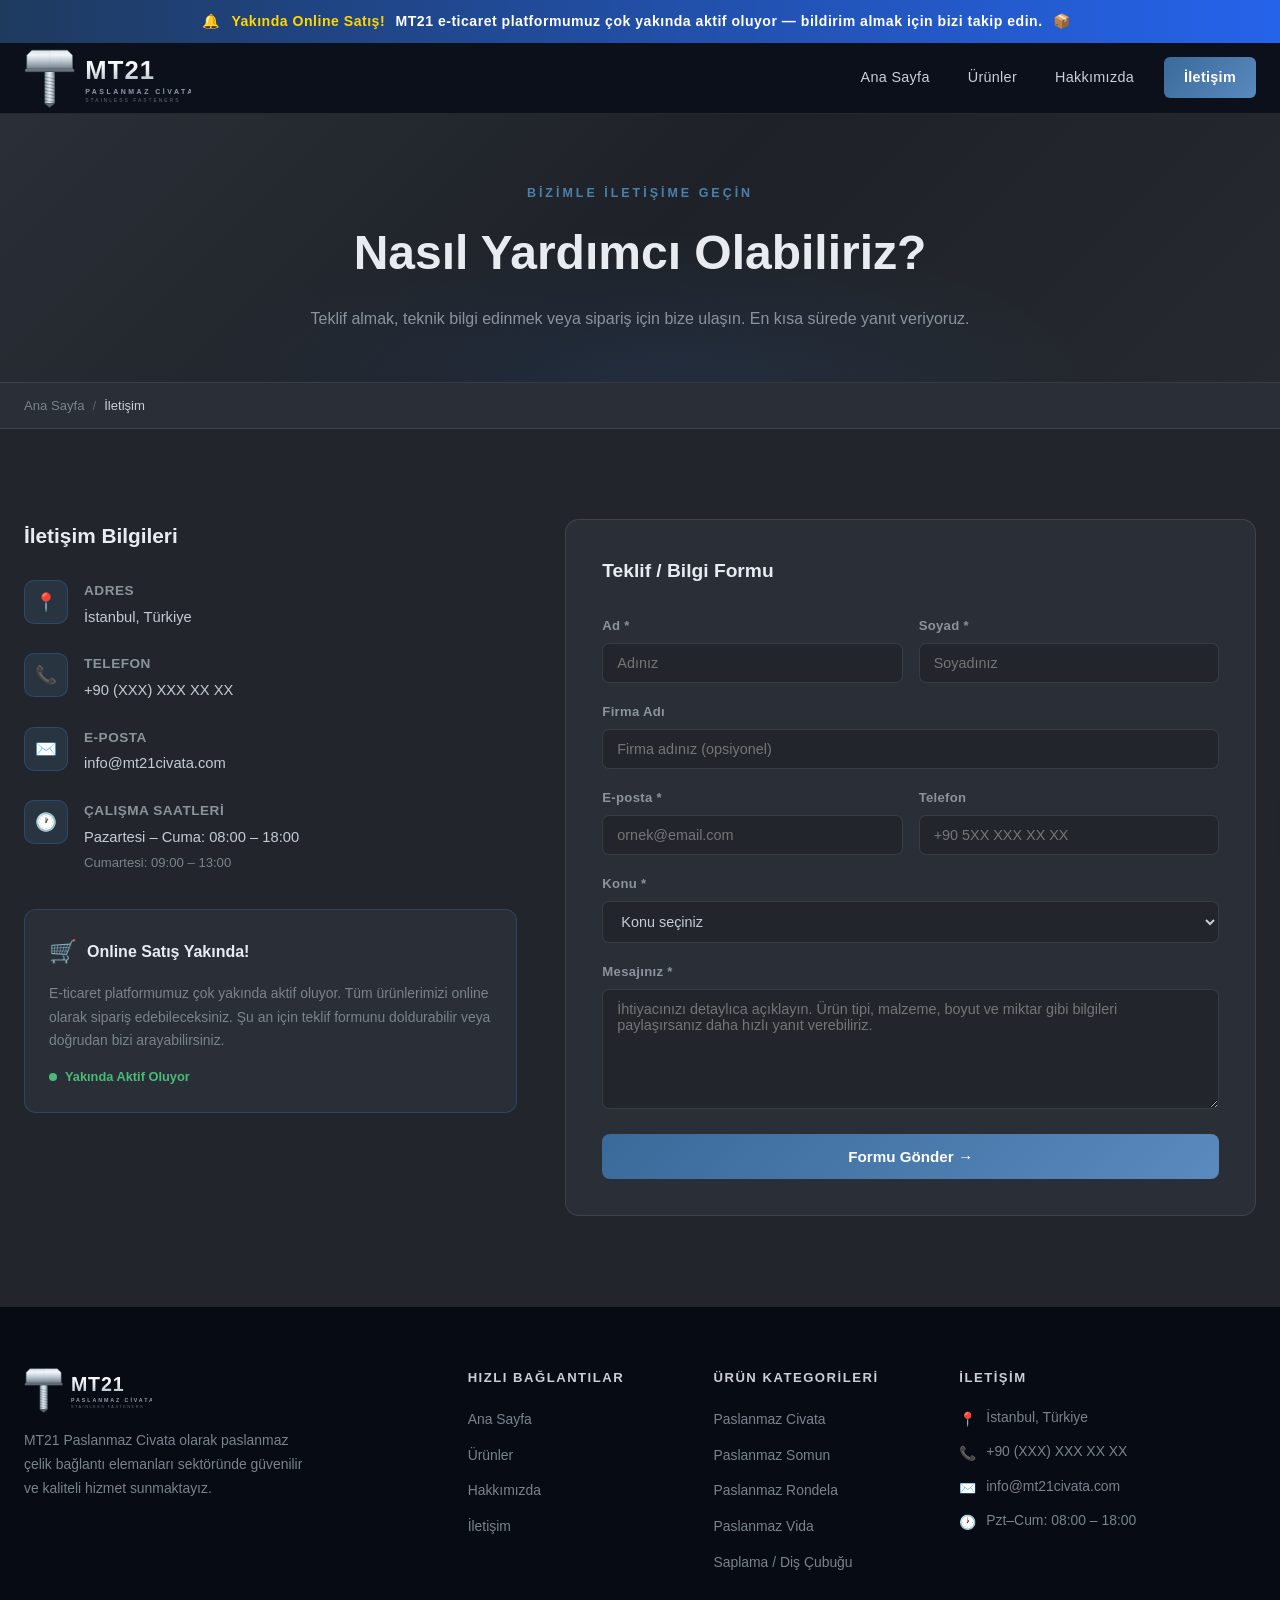
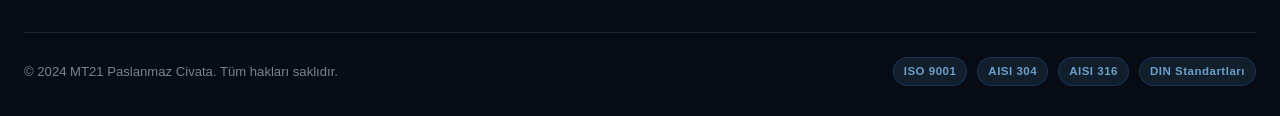
<file: iletisim.html>
<!DOCTYPE html>
<html lang="tr">
<head>
  <meta charset="UTF-8" />
  <meta name="viewport" content="width=device-width, initial-scale=1.0" />
  <title>İletişim | MT21 Paslanmaz Civata</title>
  <meta name="description" content="MT21 Paslanmaz Civata iletişim bilgileri ve teklif formu. Paslanmaz çelik bağlantı elemanları için bizimle iletişime geçin." />
  <link rel="icon" type="image/svg+xml" href="images/logo.svg" />
  <link rel="stylesheet" href="css/style.css" />
</head>
<body>

  <div class="announcement-bar">
    🔔 <span>Yakında Online Satış!</span>
    MT21 e-ticaret platformumuz çok yakında aktif oluyor — bildirim almak için bizi takip edin.
    <span>📦</span>
  </div>

  <header>
    <div class="header-inner">
      <a href="index.html" class="logo">
        <img src="images/logo.svg" alt="MT21 Paslanmaz Civata Logo" />
      </a>
      <nav>
        <a href="index.html">Ana Sayfa</a>
        <a href="urunler.html">Ürünler</a>
        <a href="hakkimizda.html">Hakkımızda</a>
        <a href="iletisim.html" class="nav-contact-btn active">İletişim</a>
      </nav>
      <button class="hamburger" id="hamburger" aria-label="Menü">
        <span></span><span></span><span></span>
      </button>
    </div>
    <div class="mobile-menu" id="mobileMenu">
      <a href="index.html">Ana Sayfa</a>
      <a href="urunler.html">Ürünler</a>
      <a href="hakkimizda.html">Hakkımızda</a>
      <a href="iletisim.html" class="active">İletişim</a>
    </div>
  </header>

  <div class="page-hero">
    <div class="page-hero-content">
      <div class="pre-title">Bizimle İletişime Geçin</div>
      <h1>Nasıl Yardımcı Olabiliriz?</h1>
      <p>Teklif almak, teknik bilgi edinmek veya sipariş için bize ulaşın. En kısa sürede yanıt veriyoruz.</p>
    </div>
  </div>

  <div class="breadcrumb">
    <div class="breadcrumb-inner">
      <a href="index.html">Ana Sayfa</a>
      <span class="sep">/</span>
      <span class="current">İletişim</span>
    </div>
  </div>

  <main>
    <div class="section">

      <div class="contact-grid">

        <!-- İLETİŞİM BİLGİLERİ -->
        <div>
          <h3 style="font-size:1.3rem; font-weight:700; color:var(--white); margin-bottom:28px;">İletişim Bilgileri</h3>

          <div class="contact-item">
            <div class="contact-icon">📍</div>
            <div>
              <h4>Adres</h4>
              <p>İstanbul, Türkiye</p>
            </div>
          </div>

          <div class="contact-item">
            <div class="contact-icon">📞</div>
            <div>
              <h4>Telefon</h4>
              <p>+90 (XXX) XXX XX XX</p>
            </div>
          </div>

          <div class="contact-item">
            <div class="contact-icon">✉️</div>
            <div>
              <h4>E-posta</h4>
              <p>info@mt21civata.com</p>
            </div>
          </div>

          <div class="contact-item">
            <div class="contact-icon">🕐</div>
            <div>
              <h4>Çalışma Saatleri</h4>
              <p>Pazartesi – Cuma: 08:00 – 18:00</p>
              <p style="font-size:0.82rem; color:var(--text-muted); margin-top:3px;">Cumartesi: 09:00 – 13:00</p>
            </div>
          </div>

          <!-- ONLINE SATIŞ BİLDİRİMİ -->
          <div style="margin-top:36px; background:var(--bg-card); border:1px solid rgba(59,130,246,0.25); border-radius:12px; padding:24px;">
            <div style="display:flex; align-items:center; gap:10px; margin-bottom:12px;">
              <span style="font-size:1.4rem;">🛒</span>
              <h4 style="font-size:1rem; font-weight:700; color:var(--white);">Online Satış Yakında!</h4>
            </div>
            <p style="font-size:0.87rem; color:var(--text-muted); line-height:1.7;">
              E-ticaret platformumuz çok yakında aktif oluyor. Tüm ürünlerimizi online
              olarak sipariş edebileceksiniz. Şu an için teklif formunu doldurabilir
              veya doğrudan bizi arayabilirsiniz.
            </p>
            <div style="margin-top:14px; display:flex; align-items:center; gap:8px;">
              <span style="width:8px; height:8px; background:#48BB78; border-radius:50%; display:inline-block; animation:pulse 2s ease infinite;"></span>
              <span style="font-size:0.8rem; font-weight:600; color:#48BB78;">Yakında Aktif Oluyor</span>
            </div>
          </div>
        </div>

        <!-- TEKLİF FORMU -->
        <div class="form-card">
          <h3>Teklif / Bilgi Formu</h3>
          <form id="contactForm" novalidate>
            <div class="form-row">
              <div class="form-group">
                <label for="firstName">Ad *</label>
                <input type="text" id="firstName" name="firstName" placeholder="Adınız" required />
              </div>
              <div class="form-group">
                <label for="lastName">Soyad *</label>
                <input type="text" id="lastName" name="lastName" placeholder="Soyadınız" required />
              </div>
            </div>
            <div class="form-group">
              <label for="company">Firma Adı</label>
              <input type="text" id="company" name="company" placeholder="Firma adınız (opsiyonel)" />
            </div>
            <div class="form-row">
              <div class="form-group">
                <label for="email">E-posta *</label>
                <input type="email" id="email" name="email" placeholder="ornek@email.com" required />
              </div>
              <div class="form-group">
                <label for="phone">Telefon</label>
                <input type="tel" id="phone" name="phone" placeholder="+90 5XX XXX XX XX" />
              </div>
            </div>
            <div class="form-group">
              <label for="subject">Konu *</label>
              <select id="subject" name="subject" required>
                <option value="" disabled selected>Konu seçiniz</option>
                <option value="teklif">Ürün Teklifi İstiyorum</option>
                <option value="teknik">Teknik Bilgi / Danışmanlık</option>
                <option value="ozel">Özel Üretim Talebi</option>
                <option value="katalog">Katalog Talebi</option>
                <option value="diger">Diğer</option>
              </select>
            </div>
            <div class="form-group">
              <label for="message">Mesajınız *</label>
              <textarea id="message" name="message" placeholder="İhtiyacınızı detaylıca açıklayın. Ürün tipi, malzeme, boyut ve miktar gibi bilgileri paylaşırsanız daha hızlı yanıt verebiliriz." required></textarea>
            </div>
            <button type="submit" class="form-submit">Formu Gönder →</button>
          </form>
          <!-- Başarı mesajı -->
          <div id="formSuccess" style="display:none; margin-top:20px; background:rgba(72,187,120,0.1); border:1px solid rgba(72,187,120,0.3); border-radius:8px; padding:18px; text-align:center;">
            <p style="font-size:1.5rem; margin-bottom:8px;">✅</p>
            <h4 style="color:var(--white); margin-bottom:6px;">Mesajınız Alındı!</h4>
            <p style="font-size:0.87rem; color:var(--text-muted);">En kısa sürede size geri döneceğiz.</p>
          </div>
        </div>

      </div>

    </div>
  </main>

  <footer>
    <div class="footer-inner">
      <div class="footer-grid">
        <div class="footer-brand">
          <img src="images/logo.svg" alt="MT21 Logo" />
          <p>MT21 Paslanmaz Civata olarak paslanmaz çelik bağlantı elemanları sektöründe güvenilir ve kaliteli hizmet sunmaktayız.</p>
        </div>
        <div class="footer-col">
          <h4>Hızlı Bağlantılar</h4>
          <ul>
            <li><a href="index.html">Ana Sayfa</a></li>
            <li><a href="urunler.html">Ürünler</a></li>
            <li><a href="hakkimizda.html">Hakkımızda</a></li>
            <li><a href="iletisim.html">İletişim</a></li>
          </ul>
        </div>
        <div class="footer-col">
          <h4>Ürün Kategorileri</h4>
          <ul>
            <li><a href="urunler.html">Paslanmaz Civata</a></li>
            <li><a href="urunler.html">Paslanmaz Somun</a></li>
            <li><a href="urunler.html">Paslanmaz Rondela</a></li>
            <li><a href="urunler.html">Paslanmaz Vida</a></li>
            <li><a href="urunler.html">Saplama / Diş Çubuğu</a></li>
          </ul>
        </div>
        <div class="footer-col footer-contact">
          <h4>İletişim</h4>
          <p><span>📍</span><span>İstanbul, Türkiye</span></p>
          <p><span>📞</span><span>+90 (XXX) XXX XX XX</span></p>
          <p><span>✉️</span><span>info@mt21civata.com</span></p>
          <p><span>🕐</span><span>Pzt–Cum: 08:00 – 18:00</span></p>
        </div>
      </div>
      <div class="footer-bottom">
        <p>© 2024 MT21 Paslanmaz Civata. Tüm hakları saklıdır.</p>
        <div class="badges">
          <span class="badge">ISO 9001</span>
          <span class="badge">AISI 304</span>
          <span class="badge">AISI 316</span>
          <span class="badge">DIN Standartları</span>
        </div>
      </div>
    </div>
  </footer>

  <div class="toast" id="toast">
    <div class="toast-icon">🛒</div>
    <div class="toast-body">
      <h4>Online Satış Geliyor!</h4>
      <p>E-ticaret sistemimiz çok yakında aktif olacak. Takipte kalın!</p>
    </div>
    <button class="toast-close" id="toastClose">✕</button>
  </div>

  <button class="back-top" id="backTop" title="Yukarı Çık">↑</button>

  <script src="js/main.js"></script>
</body>
</html>
</file>
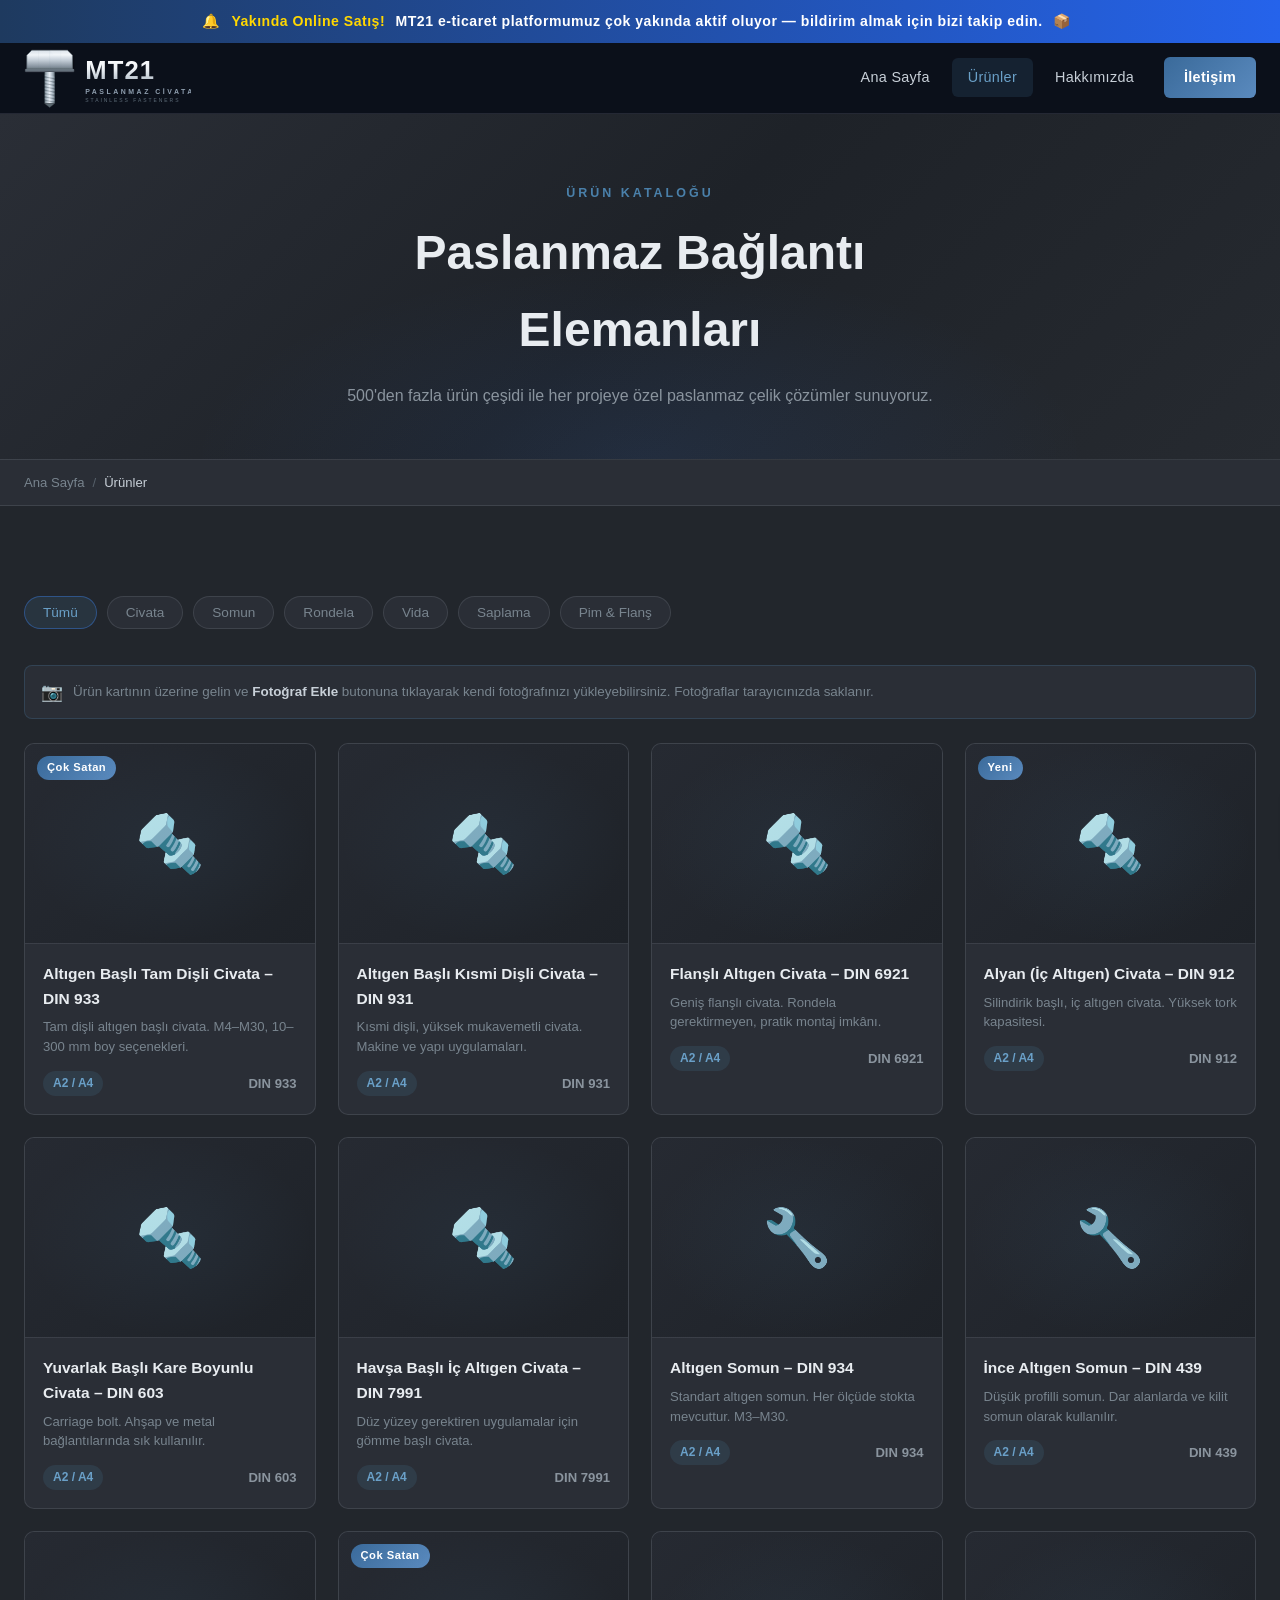
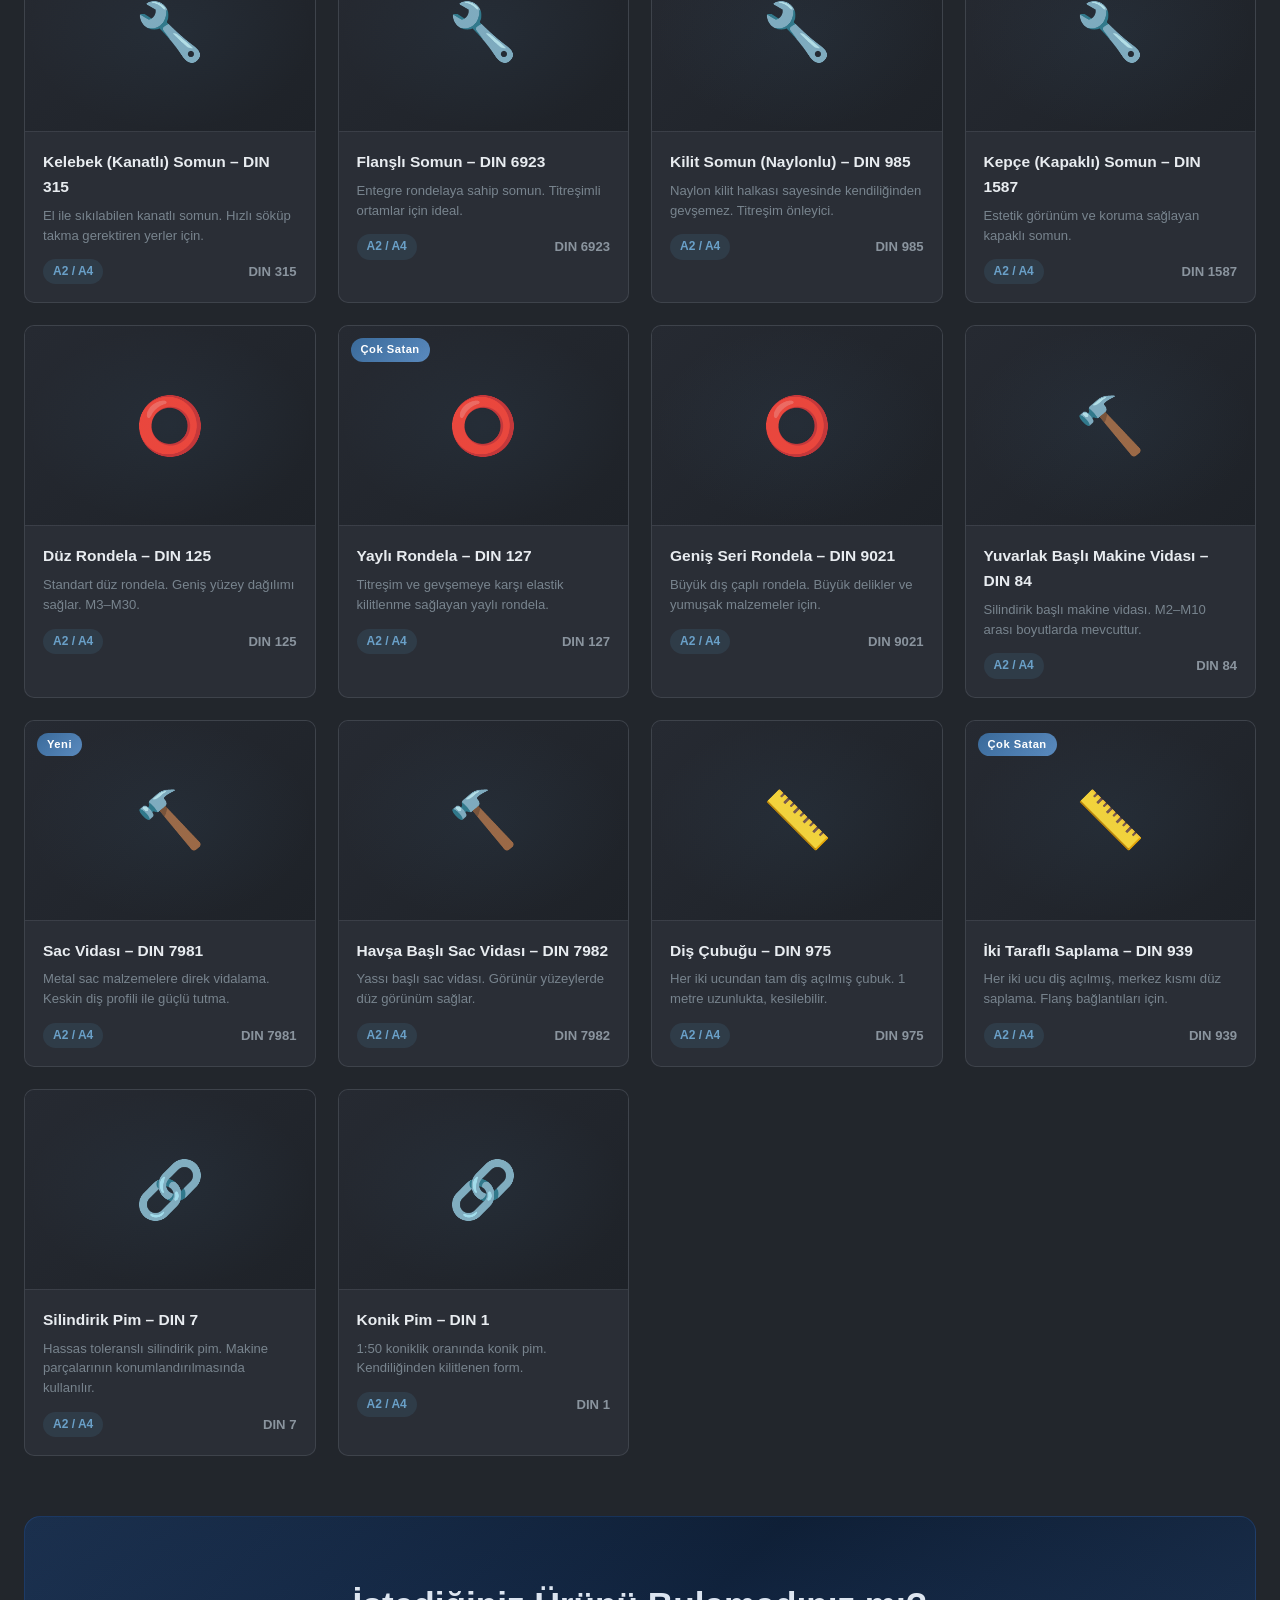
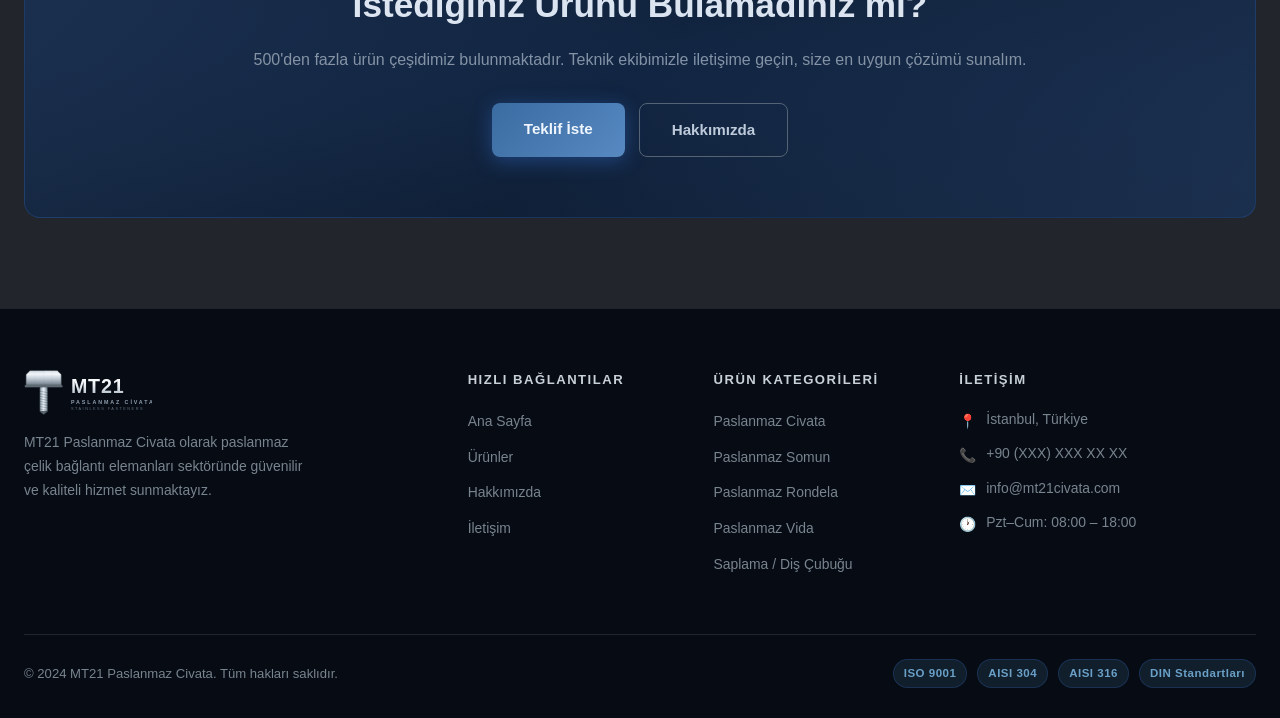
<file: urunler.html>
<!DOCTYPE html>
<html lang="tr">
<head>
  <meta charset="UTF-8" />
  <meta name="viewport" content="width=device-width, initial-scale=1.0" />
  <title>Ürünler | MT21 Paslanmaz Civata</title>
  <meta name="description" content="MT21 paslanmaz civata, somun, rondela, vida ve saplama ürün kataloğu. AISI 304, 316 kalite DIN standartlı bağlantı elemanları." />
  <link rel="icon" type="image/svg+xml" href="images/logo.svg" />
  <link rel="stylesheet" href="css/style.css" />
</head>
<body>

  <!-- DUYURU BANDI -->
  <div class="announcement-bar">
    🔔 <span>Yakında Online Satış!</span>
    MT21 e-ticaret platformumuz çok yakında aktif oluyor — bildirim almak için bizi takip edin.
    <span>📦</span>
  </div>

  <!-- HEADER -->
  <header>
    <div class="header-inner">
      <a href="index.html" class="logo">
        <img src="images/logo.svg" alt="MT21 Paslanmaz Civata Logo" />
      </a>
      <nav>
        <a href="index.html">Ana Sayfa</a>
        <a href="urunler.html" class="active">Ürünler</a>
        <a href="hakkimizda.html">Hakkımızda</a>
        <a href="iletisim.html" class="nav-contact-btn">İletişim</a>
      </nav>
      <button class="hamburger" id="hamburger" aria-label="Menü">
        <span></span><span></span><span></span>
      </button>
    </div>
    <div class="mobile-menu" id="mobileMenu">
      <a href="index.html">Ana Sayfa</a>
      <a href="urunler.html" class="active">Ürünler</a>
      <a href="hakkimizda.html">Hakkımızda</a>
      <a href="iletisim.html">İletişim</a>
    </div>
  </header>

  <!-- PAGE HERO -->
  <div class="page-hero">
    <div class="page-hero-content">
      <div class="pre-title">Ürün Kataloğu</div>
      <h1>Paslanmaz Bağlantı Elemanları</h1>
      <p>500'den fazla ürün çeşidi ile her projeye özel paslanmaz çelik çözümler sunuyoruz.</p>
    </div>
  </div>

  <!-- BREADCRUMb -->
  <div class="breadcrumb">
    <div class="breadcrumb-inner">
      <a href="index.html">Ana Sayfa</a>
      <span class="sep">/</span>
      <span class="current">Ürünler</span>
    </div>
  </div>

  <!-- ÜRÜNLER -->
  <main>
    <div class="section">

      <!-- FİLTRE -->
      <div class="filter-bar" id="filterBar">
        <button class="filter-btn active" data-filter="all">Tümü</button>
        <button class="filter-btn" data-filter="civata">Civata</button>
        <button class="filter-btn" data-filter="somun">Somun</button>
        <button class="filter-btn" data-filter="rondela">Rondela</button>
        <button class="filter-btn" data-filter="vida">Vida</button>
        <button class="filter-btn" data-filter="saplama">Saplama</button>
        <button class="filter-btn" data-filter="pim">Pim & Flanş</button>
      </div>

      <!-- Fotoğraf yükleme bilgi notu -->
      <div style="background:var(--bg-card); border:1px solid rgba(74,128,170,0.25); border-radius:8px; padding:12px 16px; margin-bottom:24px; display:flex; align-items:center; gap:10px;">
        <span style="font-size:1.1rem;">📷</span>
        <span style="font-size:0.84rem; color:var(--text-muted);">Ürün kartının üzerine gelin ve <strong style="color:var(--steel-light);">Fotoğraf Ekle</strong> butonuna tıklayarak kendi fotoğrafınızı yükleyebilirsiniz. Fotoğraflar tarayıcınızda saklanır.</span>
      </div>

      <!-- ÜRÜN IZGARASI -->
      <div class="products-grid" id="productsGrid">

        <!-- CIVATA -->
        <div class="product-card" data-category="civata" data-product-id="u-1">
          <div class="product-img">🔩<span class="product-badge">Çok Satan</span>
            <div class="img-upload-overlay" onclick="triggerUpload('u-1')"><div class="upload-icon">📷</div><span>Fotoğraf Ekle</span></div>
            <button class="img-remove-btn" onclick="removePhoto('u-1',event)" title="Kaldır">✕</button>
          </div>
          <div class="product-info">
            <h3>Altıgen Başlı Tam Dişli Civata – DIN 933</h3>
            <p>Tam dişli altıgen başlı civata. M4–M30, 10–300 mm boy seçenekleri.</p>
            <div class="product-meta"><span class="product-material">A2 / A4</span><span class="product-link">DIN 933</span></div>
          </div>
        </div>

        <div class="product-card" data-category="civata" data-product-id="u-2">
          <div class="product-img">🔩
            <div class="img-upload-overlay" onclick="triggerUpload('u-2')"><div class="upload-icon">📷</div><span>Fotoğraf Ekle</span></div>
            <button class="img-remove-btn" onclick="removePhoto('u-2',event)" title="Kaldır">✕</button>
          </div>
          <div class="product-info">
            <h3>Altıgen Başlı Kısmi Dişli Civata – DIN 931</h3>
            <p>Kısmi dişli, yüksek mukavemetli civata. Makine ve yapı uygulamaları.</p>
            <div class="product-meta"><span class="product-material">A2 / A4</span><span class="product-link">DIN 931</span></div>
          </div>
        </div>

        <div class="product-card" data-category="civata" data-product-id="u-3">
          <div class="product-img">🔩
            <div class="img-upload-overlay" onclick="triggerUpload('u-3')"><div class="upload-icon">📷</div><span>Fotoğraf Ekle</span></div>
            <button class="img-remove-btn" onclick="removePhoto('u-3',event)" title="Kaldır">✕</button>
          </div>
          <div class="product-info">
            <h3>Flanşlı Altıgen Civata – DIN 6921</h3>
            <p>Geniş flanşlı civata. Rondela gerektirmeyen, pratik montaj imkânı.</p>
            <div class="product-meta"><span class="product-material">A2 / A4</span><span class="product-link">DIN 6921</span></div>
          </div>
        </div>

        <div class="product-card" data-category="civata" data-product-id="u-4">
          <div class="product-img">🔩<span class="product-badge">Yeni</span>
            <div class="img-upload-overlay" onclick="triggerUpload('u-4')"><div class="upload-icon">📷</div><span>Fotoğraf Ekle</span></div>
            <button class="img-remove-btn" onclick="removePhoto('u-4',event)" title="Kaldır">✕</button>
          </div>
          <div class="product-info">
            <h3>Alyan (İç Altıgen) Civata – DIN 912</h3>
            <p>Silindirik başlı, iç altıgen civata. Yüksek tork kapasitesi.</p>
            <div class="product-meta"><span class="product-material">A2 / A4</span><span class="product-link">DIN 912</span></div>
          </div>
        </div>

        <div class="product-card" data-category="civata" data-product-id="u-5">
          <div class="product-img">🔩
            <div class="img-upload-overlay" onclick="triggerUpload('u-5')"><div class="upload-icon">📷</div><span>Fotoğraf Ekle</span></div>
            <button class="img-remove-btn" onclick="removePhoto('u-5',event)" title="Kaldır">✕</button>
          </div>
          <div class="product-info">
            <h3>Yuvarlak Başlı Kare Boyunlu Civata – DIN 603</h3>
            <p>Carriage bolt. Ahşap ve metal bağlantılarında sık kullanılır.</p>
            <div class="product-meta"><span class="product-material">A2 / A4</span><span class="product-link">DIN 603</span></div>
          </div>
        </div>

        <div class="product-card" data-category="civata" data-product-id="u-6">
          <div class="product-img">🔩
            <div class="img-upload-overlay" onclick="triggerUpload('u-6')"><div class="upload-icon">📷</div><span>Fotoğraf Ekle</span></div>
            <button class="img-remove-btn" onclick="removePhoto('u-6',event)" title="Kaldır">✕</button>
          </div>
          <div class="product-info">
            <h3>Havşa Başlı İç Altıgen Civata – DIN 7991</h3>
            <p>Düz yüzey gerektiren uygulamalar için gömme başlı civata.</p>
            <div class="product-meta"><span class="product-material">A2 / A4</span><span class="product-link">DIN 7991</span></div>
          </div>
        </div>

        <!-- SOMUN -->
        <div class="product-card" data-category="somun" data-product-id="u-7">
          <div class="product-img">🔧
            <div class="img-upload-overlay" onclick="triggerUpload('u-7')"><div class="upload-icon">📷</div><span>Fotoğraf Ekle</span></div>
            <button class="img-remove-btn" onclick="removePhoto('u-7',event)" title="Kaldır">✕</button>
          </div>
          <div class="product-info">
            <h3>Altıgen Somun – DIN 934</h3>
            <p>Standart altıgen somun. Her ölçüde stokta mevcuttur. M3–M30.</p>
            <div class="product-meta"><span class="product-material">A2 / A4</span><span class="product-link">DIN 934</span></div>
          </div>
        </div>

        <div class="product-card" data-category="somun" data-product-id="u-8">
          <div class="product-img">🔧
            <div class="img-upload-overlay" onclick="triggerUpload('u-8')"><div class="upload-icon">📷</div><span>Fotoğraf Ekle</span></div>
            <button class="img-remove-btn" onclick="removePhoto('u-8',event)" title="Kaldır">✕</button>
          </div>
          <div class="product-info">
            <h3>İnce Altıgen Somun – DIN 439</h3>
            <p>Düşük profilli somun. Dar alanlarda ve kilit somun olarak kullanılır.</p>
            <div class="product-meta"><span class="product-material">A2 / A4</span><span class="product-link">DIN 439</span></div>
          </div>
        </div>

        <div class="product-card" data-category="somun" data-product-id="u-9">
          <div class="product-img">🔧
            <div class="img-upload-overlay" onclick="triggerUpload('u-9')"><div class="upload-icon">📷</div><span>Fotoğraf Ekle</span></div>
            <button class="img-remove-btn" onclick="removePhoto('u-9',event)" title="Kaldır">✕</button>
          </div>
          <div class="product-info">
            <h3>Kelebek (Kanatlı) Somun – DIN 315</h3>
            <p>El ile sıkılabilen kanatlı somun. Hızlı söküp takma gerektiren yerler için.</p>
            <div class="product-meta"><span class="product-material">A2 / A4</span><span class="product-link">DIN 315</span></div>
          </div>
        </div>

        <div class="product-card" data-category="somun" data-product-id="u-10">
          <div class="product-img">🔧<span class="product-badge">Çok Satan</span>
            <div class="img-upload-overlay" onclick="triggerUpload('u-10')"><div class="upload-icon">📷</div><span>Fotoğraf Ekle</span></div>
            <button class="img-remove-btn" onclick="removePhoto('u-10',event)" title="Kaldır">✕</button>
          </div>
          <div class="product-info">
            <h3>Flanşlı Somun – DIN 6923</h3>
            <p>Entegre rondelaya sahip somun. Titreşimli ortamlar için ideal.</p>
            <div class="product-meta"><span class="product-material">A2 / A4</span><span class="product-link">DIN 6923</span></div>
          </div>
        </div>

        <div class="product-card" data-category="somun" data-product-id="u-11">
          <div class="product-img">🔧
            <div class="img-upload-overlay" onclick="triggerUpload('u-11')"><div class="upload-icon">📷</div><span>Fotoğraf Ekle</span></div>
            <button class="img-remove-btn" onclick="removePhoto('u-11',event)" title="Kaldır">✕</button>
          </div>
          <div class="product-info">
            <h3>Kilit Somun (Naylonlu) – DIN 985</h3>
            <p>Naylon kilit halkası sayesinde kendiliğinden gevşemez. Titreşim önleyici.</p>
            <div class="product-meta"><span class="product-material">A2 / A4</span><span class="product-link">DIN 985</span></div>
          </div>
        </div>

        <div class="product-card" data-category="somun" data-product-id="u-12">
          <div class="product-img">🔧
            <div class="img-upload-overlay" onclick="triggerUpload('u-12')"><div class="upload-icon">📷</div><span>Fotoğraf Ekle</span></div>
            <button class="img-remove-btn" onclick="removePhoto('u-12',event)" title="Kaldır">✕</button>
          </div>
          <div class="product-info">
            <h3>Kepçe (Kapaklı) Somun – DIN 1587</h3>
            <p>Estetik görünüm ve koruma sağlayan kapaklı somun.</p>
            <div class="product-meta"><span class="product-material">A2 / A4</span><span class="product-link">DIN 1587</span></div>
          </div>
        </div>

        <!-- RONDELA -->
        <div class="product-card" data-category="rondela" data-product-id="u-13">
          <div class="product-img">⭕
            <div class="img-upload-overlay" onclick="triggerUpload('u-13')"><div class="upload-icon">📷</div><span>Fotoğraf Ekle</span></div>
            <button class="img-remove-btn" onclick="removePhoto('u-13',event)" title="Kaldır">✕</button>
          </div>
          <div class="product-info">
            <h3>Düz Rondela – DIN 125</h3>
            <p>Standart düz rondela. Geniş yüzey dağılımı sağlar. M3–M30.</p>
            <div class="product-meta"><span class="product-material">A2 / A4</span><span class="product-link">DIN 125</span></div>
          </div>
        </div>

        <div class="product-card" data-category="rondela" data-product-id="u-14">
          <div class="product-img">⭕<span class="product-badge">Çok Satan</span>
            <div class="img-upload-overlay" onclick="triggerUpload('u-14')"><div class="upload-icon">📷</div><span>Fotoğraf Ekle</span></div>
            <button class="img-remove-btn" onclick="removePhoto('u-14',event)" title="Kaldır">✕</button>
          </div>
          <div class="product-info">
            <h3>Yaylı Rondela – DIN 127</h3>
            <p>Titreşim ve gevşemeye karşı elastik kilitlenme sağlayan yaylı rondela.</p>
            <div class="product-meta"><span class="product-material">A2 / A4</span><span class="product-link">DIN 127</span></div>
          </div>
        </div>

        <div class="product-card" data-category="rondela" data-product-id="u-15">
          <div class="product-img">⭕
            <div class="img-upload-overlay" onclick="triggerUpload('u-15')"><div class="upload-icon">📷</div><span>Fotoğraf Ekle</span></div>
            <button class="img-remove-btn" onclick="removePhoto('u-15',event)" title="Kaldır">✕</button>
          </div>
          <div class="product-info">
            <h3>Geniş Seri Rondela – DIN 9021</h3>
            <p>Büyük dış çaplı rondela. Büyük delikler ve yumuşak malzemeler için.</p>
            <div class="product-meta"><span class="product-material">A2 / A4</span><span class="product-link">DIN 9021</span></div>
          </div>
        </div>

        <!-- VİDA -->
        <div class="product-card" data-category="vida" data-product-id="u-16">
          <div class="product-img">🔨
            <div class="img-upload-overlay" onclick="triggerUpload('u-16')"><div class="upload-icon">📷</div><span>Fotoğraf Ekle</span></div>
            <button class="img-remove-btn" onclick="removePhoto('u-16',event)" title="Kaldır">✕</button>
          </div>
          <div class="product-info">
            <h3>Yuvarlak Başlı Makine Vidası – DIN 84</h3>
            <p>Silindirik başlı makine vidası. M2–M10 arası boyutlarda mevcuttur.</p>
            <div class="product-meta"><span class="product-material">A2 / A4</span><span class="product-link">DIN 84</span></div>
          </div>
        </div>

        <div class="product-card" data-category="vida" data-product-id="u-17">
          <div class="product-img">🔨<span class="product-badge">Yeni</span>
            <div class="img-upload-overlay" onclick="triggerUpload('u-17')"><div class="upload-icon">📷</div><span>Fotoğraf Ekle</span></div>
            <button class="img-remove-btn" onclick="removePhoto('u-17',event)" title="Kaldır">✕</button>
          </div>
          <div class="product-info">
            <h3>Sac Vidası – DIN 7981</h3>
            <p>Metal sac malzemelere direk vidalama. Keskin diş profili ile güçlü tutma.</p>
            <div class="product-meta"><span class="product-material">A2 / A4</span><span class="product-link">DIN 7981</span></div>
          </div>
        </div>

        <div class="product-card" data-category="vida" data-product-id="u-18">
          <div class="product-img">🔨
            <div class="img-upload-overlay" onclick="triggerUpload('u-18')"><div class="upload-icon">📷</div><span>Fotoğraf Ekle</span></div>
            <button class="img-remove-btn" onclick="removePhoto('u-18',event)" title="Kaldır">✕</button>
          </div>
          <div class="product-info">
            <h3>Havşa Başlı Sac Vidası – DIN 7982</h3>
            <p>Yassı başlı sac vidası. Görünür yüzeylerde düz görünüm sağlar.</p>
            <div class="product-meta"><span class="product-material">A2 / A4</span><span class="product-link">DIN 7982</span></div>
          </div>
        </div>

        <!-- SAPLAMA -->
        <div class="product-card" data-category="saplama" data-product-id="u-19">
          <div class="product-img">📏
            <div class="img-upload-overlay" onclick="triggerUpload('u-19')"><div class="upload-icon">📷</div><span>Fotoğraf Ekle</span></div>
            <button class="img-remove-btn" onclick="removePhoto('u-19',event)" title="Kaldır">✕</button>
          </div>
          <div class="product-info">
            <h3>Diş Çubuğu – DIN 975</h3>
            <p>Her iki ucundan tam diş açılmış çubuk. 1 metre uzunlukta, kesilebilir.</p>
            <div class="product-meta"><span class="product-material">A2 / A4</span><span class="product-link">DIN 975</span></div>
          </div>
        </div>

        <div class="product-card" data-category="saplama" data-product-id="u-20">
          <div class="product-img">📏<span class="product-badge">Çok Satan</span>
            <div class="img-upload-overlay" onclick="triggerUpload('u-20')"><div class="upload-icon">📷</div><span>Fotoğraf Ekle</span></div>
            <button class="img-remove-btn" onclick="removePhoto('u-20',event)" title="Kaldır">✕</button>
          </div>
          <div class="product-info">
            <h3>İki Taraflı Saplama – DIN 939</h3>
            <p>Her iki ucu diş açılmış, merkez kısmı düz saplama. Flanş bağlantıları için.</p>
            <div class="product-meta"><span class="product-material">A2 / A4</span><span class="product-link">DIN 939</span></div>
          </div>
        </div>

        <!-- PİM & FLANŞ -->
        <div class="product-card" data-category="pim" data-product-id="u-21">
          <div class="product-img">🔗
            <div class="img-upload-overlay" onclick="triggerUpload('u-21')"><div class="upload-icon">📷</div><span>Fotoğraf Ekle</span></div>
            <button class="img-remove-btn" onclick="removePhoto('u-21',event)" title="Kaldır">✕</button>
          </div>
          <div class="product-info">
            <h3>Silindirik Pim – DIN 7</h3>
            <p>Hassas toleranslı silindirik pim. Makine parçalarının konumlandırılmasında kullanılır.</p>
            <div class="product-meta"><span class="product-material">A2 / A4</span><span class="product-link">DIN 7</span></div>
          </div>
        </div>

        <div class="product-card" data-category="pim" data-product-id="u-22">
          <div class="product-img">🔗
            <div class="img-upload-overlay" onclick="triggerUpload('u-22')"><div class="upload-icon">📷</div><span>Fotoğraf Ekle</span></div>
            <button class="img-remove-btn" onclick="removePhoto('u-22',event)" title="Kaldır">✕</button>
          </div>
          <div class="product-info">
            <h3>Konik Pim – DIN 1</h3>
            <p>1:50 koniklik oranında konik pim. Kendiliğinden kilitlenen form.</p>
            <div class="product-meta"><span class="product-material">A2 / A4</span><span class="product-link">DIN 1</span></div>
          </div>
        </div>

      </div>
      <!-- /products-grid -->

      <!-- TEKLİF ALMA -->
      <div style="margin-top: 60px;">
        <div class="cta-banner">
          <h2>İstediğiniz Ürünü Bulamadınız mı?</h2>
          <p>500'den fazla ürün çeşidimiz bulunmaktadır. Teknik ekibimizle iletişime geçin, size en uygun çözümü sunalım.</p>
          <div class="cta-buttons">
            <a href="iletisim.html" class="btn-primary">Teklif İste</a>
            <a href="hakkimizda.html" class="btn-outline">Hakkımızda</a>
          </div>
        </div>
      </div>

    </div>
  </main>

  <!-- FOOTER -->
  <footer>
    <div class="footer-inner">
      <div class="footer-grid">
        <div class="footer-brand">
          <img src="images/logo.svg" alt="MT21 Logo" />
          <p>MT21 Paslanmaz Civata olarak paslanmaz çelik bağlantı elemanları sektöründe güvenilir ve kaliteli hizmet sunmaktayız.</p>
        </div>
        <div class="footer-col">
          <h4>Hızlı Bağlantılar</h4>
          <ul>
            <li><a href="index.html">Ana Sayfa</a></li>
            <li><a href="urunler.html">Ürünler</a></li>
            <li><a href="hakkimizda.html">Hakkımızda</a></li>
            <li><a href="iletisim.html">İletişim</a></li>
          </ul>
        </div>
        <div class="footer-col">
          <h4>Ürün Kategorileri</h4>
          <ul>
            <li><a href="urunler.html">Paslanmaz Civata</a></li>
            <li><a href="urunler.html">Paslanmaz Somun</a></li>
            <li><a href="urunler.html">Paslanmaz Rondela</a></li>
            <li><a href="urunler.html">Paslanmaz Vida</a></li>
            <li><a href="urunler.html">Saplama / Diş Çubuğu</a></li>
          </ul>
        </div>
        <div class="footer-col footer-contact">
          <h4>İletişim</h4>
          <p><span>📍</span><span>İstanbul, Türkiye</span></p>
          <p><span>📞</span><span>+90 (XXX) XXX XX XX</span></p>
          <p><span>✉️</span><span>info@mt21civata.com</span></p>
          <p><span>🕐</span><span>Pzt–Cum: 08:00 – 18:00</span></p>
        </div>
      </div>
      <div class="footer-bottom">
        <p>© 2024 MT21 Paslanmaz Civata. Tüm hakları saklıdır.</p>
        <div class="badges">
          <span class="badge">ISO 9001</span>
          <span class="badge">AISI 304</span>
          <span class="badge">AISI 316</span>
          <span class="badge">DIN Standartları</span>
        </div>
      </div>
    </div>
  </footer>

  <!-- TOAST -->
  <div class="toast" id="toast">
    <div class="toast-icon">🛒</div>
    <div class="toast-body">
      <h4>Online Satış Geliyor!</h4>
      <p>E-ticaret sistemimiz çok yakında aktif olacak. Takipte kalın!</p>
    </div>
    <button class="toast-close" id="toastClose">✕</button>
  </div>

  <button class="back-top" id="backTop" title="Yukarı Çık">↑</button>

  <script src="js/main.js"></script>
</body>
</html>
</file>
<file: css/style.css>
/* ============================================
   MT21 PASLANMAZ CİVATA - Ana Stil Dosyası
   Renk Teması: Paslanmaz Çelik / Teknolojik
============================================ */

:root {
  /* Paslanmaz Çelik Renk Teması — koyu çelik gri, siyah değil */
  --bg-dark:       #22262C;
  --bg-card:       #2A2E36;
  --bg-section:    #262A30;
  --steel-light:   #C8D0D8;
  --steel-mid:     #8A949E;
  --steel-dark:    #56606A;
  --blue-accent:   #4A80AA;
  --blue-bright:   #6AA0C8;
  --blue-glow:     rgba(74,128,170,0.16);
  --white:         #E8ECF0;
  --text-main:     #C4CCD4;
  --text-muted:    #78848E;
  --border:        rgba(180,192,204,0.14);
  --gradient-metal: linear-gradient(135deg, #2A2E36 0%, #1E2228 50%, #262A30 100%);
  --gradient-btn:  linear-gradient(135deg, #3A6A9A, #5A8ABE);
  --shadow:        0 8px 32px rgba(0,0,0,0.45);
  --shadow-card:   0 4px 20px rgba(0,0,0,0.35);
  --radius:        10px;
  --transition:    all 0.3s ease;
}

* { margin: 0; padding: 0; box-sizing: border-box; }

html { scroll-behavior: smooth; }

body {
  font-family: 'Segoe UI', 'Inter', Arial, sans-serif;
  background: var(--bg-dark);
  color: var(--text-main);
  line-height: 1.6;
  overflow-x: hidden;
}

a { text-decoration: none; color: inherit; transition: var(--transition); }
ul { list-style: none; }
img { max-width: 100%; display: block; }
button { cursor: pointer; border: none; outline: none; }

/* ---- ANNOUNCEMENT BANNER ---- */
.announcement-bar {
  background: linear-gradient(90deg, #1e3a5f, #2563EB, #1e3a5f);
  background-size: 200% 100%;
  animation: bannerShift 4s ease infinite;
  text-align: center;
  padding: 10px 20px;
  font-size: 0.88rem;
  font-weight: 600;
  letter-spacing: 0.5px;
  color: #fff;
  position: relative;
  z-index: 100;
}
.announcement-bar span { color: #FFD700; margin: 0 6px; }
@keyframes bannerShift {
  0%   { background-position: 0% 50%; }
  50%  { background-position: 100% 50%; }
  100% { background-position: 0% 50%; }
}

/* ---- HEADER ---- */
header {
  position: sticky;
  top: 0;
  z-index: 999;
  background: rgba(11,15,26,0.95);
  backdrop-filter: blur(12px);
  border-bottom: 1px solid var(--border);
}
.header-inner {
  max-width: 1280px;
  margin: 0 auto;
  padding: 0 24px;
  display: flex;
  align-items: center;
  justify-content: space-between;
  height: 70px;
}
.logo img { height: 60px; width: auto; }

nav { display: flex; align-items: center; gap: 6px; }
nav a {
  padding: 8px 16px;
  border-radius: 6px;
  font-size: 0.9rem;
  font-weight: 500;
  color: var(--steel-light);
  letter-spacing: 0.3px;
}
nav a:hover, nav a.active {
  background: var(--blue-glow);
  color: var(--blue-bright);
}
.nav-contact-btn {
  margin-left: 8px;
  padding: 9px 20px !important;
  background: var(--gradient-btn) !important;
  color: #fff !important;
  border-radius: 6px !important;
  font-weight: 600 !important;
}
.nav-contact-btn:hover { opacity: 0.9; transform: translateY(-1px); }

.hamburger {
  display: none;
  flex-direction: column;
  gap: 5px;
  background: none;
  padding: 6px;
}
.hamburger span {
  display: block; width: 24px; height: 2px;
  background: var(--steel-light); border-radius: 2px;
  transition: var(--transition);
}

/* ---- HERO ---- */
.hero {
  position: relative;
  min-height: 92vh;
  display: flex;
  align-items: center;
  overflow: hidden;
  background: var(--gradient-metal);
}
.hero-bg {
  position: absolute; inset: 0;
  background:
    radial-gradient(ellipse 60% 50% at 70% 50%, rgba(59,130,246,0.12) 0%, transparent 70%),
    radial-gradient(ellipse 40% 60% at 10% 80%, rgba(59,130,246,0.07) 0%, transparent 60%);
}
.hero-grid {
  position: absolute; inset: 0;
  background-image:
    linear-gradient(rgba(200,214,229,0.04) 1px, transparent 1px),
    linear-gradient(90deg, rgba(200,214,229,0.04) 1px, transparent 1px);
  background-size: 50px 50px;
}
.hero-content {
  position: relative;
  max-width: 1280px;
  margin: 0 auto;
  padding: 80px 24px;
  display: grid;
  grid-template-columns: 1fr 1fr;
  gap: 60px;
  align-items: center;
}
.hero-text .tag {
  display: inline-flex; align-items: center; gap: 8px;
  background: var(--blue-glow);
  border: 1px solid rgba(59,130,246,0.3);
  padding: 6px 16px; border-radius: 50px;
  font-size: 0.8rem; font-weight: 600;
  color: var(--blue-bright); letter-spacing: 1px;
  text-transform: uppercase; margin-bottom: 24px;
}
.hero-text .tag::before {
  content: ''; width: 7px; height: 7px;
  background: var(--blue-accent); border-radius: 50%;
  animation: pulse 2s ease infinite;
}
@keyframes pulse {
  0%, 100% { opacity: 1; transform: scale(1); }
  50% { opacity: 0.5; transform: scale(1.5); }
}
.hero-text h1 {
  font-size: clamp(2.2rem, 4vw, 3.4rem);
  font-weight: 900;
  line-height: 1.15;
  color: var(--white);
  margin-bottom: 20px;
  letter-spacing: -0.5px;
}
.hero-text h1 .highlight {
  background: linear-gradient(90deg, var(--blue-accent), var(--blue-bright));
  -webkit-background-clip: text;
  -webkit-text-fill-color: transparent;
  background-clip: text;
}
.hero-text p {
  font-size: 1.05rem;
  color: var(--steel-mid);
  margin-bottom: 36px;
  max-width: 480px;
}
.hero-buttons { display: flex; gap: 14px; flex-wrap: wrap; }
.btn-primary {
  padding: 14px 32px;
  background: var(--gradient-btn);
  color: #fff;
  border-radius: 8px;
  font-size: 0.95rem; font-weight: 700;
  box-shadow: 0 4px 20px rgba(59,130,246,0.35);
  transition: var(--transition);
}
.btn-primary:hover { transform: translateY(-2px); box-shadow: 0 6px 28px rgba(59,130,246,0.5); }
.btn-outline {
  padding: 14px 32px;
  background: transparent;
  border: 1.5px solid var(--steel-dark);
  color: var(--steel-light);
  border-radius: 8px;
  font-size: 0.95rem; font-weight: 600;
  transition: var(--transition);
}
.btn-outline:hover { border-color: var(--blue-accent); color: var(--blue-bright); background: var(--blue-glow); }

.hero-visual {
  display: flex;
  justify-content: center;
  align-items: center;
}
.hero-visual-inner {
  position: relative;
  width: 380px; height: 380px;
}
.hex-ring {
  position: absolute;
  border-radius: 50%;
  border: 1px solid rgba(59,130,246,0.15);
  animation: spin 20s linear infinite;
}
.hex-ring:nth-child(1) { inset: 0; animation-duration: 25s; }
.hex-ring:nth-child(2) { inset: 30px; animation-duration: 18s; animation-direction: reverse; border-color: rgba(200,214,229,0.08); }
.hex-ring:nth-child(3) { inset: 60px; animation-duration: 30s; border-color: rgba(59,130,246,0.1); }
@keyframes spin { to { transform: rotate(360deg); } }

.hero-hex-center {
  position: absolute;
  top: 50%; left: 50%;
  transform: translate(-50%, -50%);
  width: 200px; height: 200px;
  display: flex; align-items: center; justify-content: center;
}
.hero-hex-center svg { width: 100%; height: 100%; filter: drop-shadow(0 0 20px rgba(59,130,246,0.4)); }

/* ---- STATS BAR ---- */
.stats-bar {
  background: var(--bg-card);
  border-top: 1px solid var(--border);
  border-bottom: 1px solid var(--border);
}
.stats-inner {
  max-width: 1280px; margin: 0 auto;
  padding: 30px 24px;
  display: grid;
  grid-template-columns: repeat(4, 1fr);
  gap: 20px;
}
.stat-item {
  text-align: center;
  padding: 10px;
  border-right: 1px solid var(--border);
}
.stat-item:last-child { border-right: none; }
.stat-num {
  font-size: 2rem; font-weight: 900;
  color: var(--white);
  line-height: 1;
}
.stat-num span { color: var(--blue-accent); }
.stat-label {
  font-size: 0.8rem;
  color: var(--text-muted);
  letter-spacing: 0.5px;
  margin-top: 4px;
  text-transform: uppercase;
}

/* ---- SECTIONS ---- */
.section {
  padding: 90px 24px;
  max-width: 1280px;
  margin: 0 auto;
}
.section-alt { background: var(--bg-section); }
.section-alt .section { max-width: unset; padding-left: 0; padding-right: 0; }
.section-alt .section > * { max-width: 1280px; margin-left: auto; margin-right: auto; padding: 0 24px; }

.section-header { text-align: center; margin-bottom: 56px; }
.section-header .pre-title {
  font-size: 0.78rem; font-weight: 700;
  color: var(--blue-accent); letter-spacing: 3px;
  text-transform: uppercase; margin-bottom: 12px;
}
.section-header h2 {
  font-size: clamp(1.8rem, 3vw, 2.6rem);
  font-weight: 800; color: var(--white);
  line-height: 1.2; margin-bottom: 16px;
}
.section-header p {
  font-size: 1rem; color: var(--text-muted);
  max-width: 580px; margin: 0 auto;
}
.divider {
  width: 60px; height: 3px;
  background: var(--gradient-btn);
  border-radius: 3px;
  margin: 16px auto 0;
}

/* ---- CATEGORIES ---- */
.categories-grid {
  display: grid;
  grid-template-columns: repeat(auto-fit, minmax(200px, 1fr));
  gap: 20px;
}
.cat-card {
  background: var(--bg-card);
  border: 1px solid var(--border);
  border-radius: var(--radius);
  padding: 32px 20px;
  text-align: center;
  cursor: pointer;
  transition: var(--transition);
  position: relative;
  overflow: hidden;
}
.cat-card::before {
  content: '';
  position: absolute;
  top: 0; left: 0; right: 0;
  height: 2px;
  background: var(--gradient-btn);
  transform: scaleX(0);
  transition: var(--transition);
}
.cat-card:hover { border-color: rgba(59,130,246,0.4); transform: translateY(-4px); box-shadow: var(--shadow-card); }
.cat-card:hover::before { transform: scaleX(1); }
.cat-icon {
  width: 64px; height: 64px;
  background: var(--blue-glow);
  border: 1px solid rgba(59,130,246,0.2);
  border-radius: 14px;
  display: flex; align-items: center; justify-content: center;
  margin: 0 auto 16px;
  font-size: 1.8rem;
  transition: var(--transition);
}
.cat-card:hover .cat-icon { background: rgba(59,130,246,0.25); transform: scale(1.05); }
.cat-card h3 { font-size: 1rem; font-weight: 700; color: var(--white); margin-bottom: 6px; }
.cat-card p { font-size: 0.8rem; color: var(--text-muted); }

/* ---- PRODUCTS GRID ---- */
.products-grid {
  display: grid;
  grid-template-columns: repeat(auto-fill, minmax(260px, 1fr));
  gap: 22px;
}
.product-card {
  background: var(--bg-card);
  border: 1px solid var(--border);
  border-radius: var(--radius);
  overflow: hidden;
  transition: var(--transition);
  cursor: pointer;
}
.product-card:hover { transform: translateY(-5px); box-shadow: var(--shadow); border-color: rgba(59,130,246,0.3); }
.product-img {
  height: 200px;
  background: linear-gradient(135deg, #262A32, #1E2228);
  display: flex; align-items: center; justify-content: center;
  font-size: 3.5rem;
  border-bottom: 1px solid var(--border);
  position: relative;
  overflow: hidden;
  cursor: pointer;
}
.product-img::after {
  content: '';
  position: absolute; inset: 0;
  background: radial-gradient(ellipse at center, rgba(74,128,170,0.08) 0%, transparent 70%);
  pointer-events: none;
}
.product-img img.uploaded-img {
  position: absolute; inset: 0;
  width: 100%; height: 100%;
  object-fit: cover;
  z-index: 1;
}
/* Fotoğraf yükleme overlay */
.img-upload-overlay {
  position: absolute; inset: 0;
  background: rgba(0,0,0,0);
  display: flex; flex-direction: column;
  align-items: center; justify-content: center;
  gap: 6px;
  z-index: 2;
  transition: background 0.25s ease;
  opacity: 0;
}
.product-card:hover .img-upload-overlay { opacity: 1; background: rgba(0,0,0,0.55); }
.img-upload-overlay .upload-icon {
  width: 44px; height: 44px;
  background: rgba(255,255,255,0.12);
  border: 1.5px solid rgba(255,255,255,0.4);
  border-radius: 50%;
  display: flex; align-items: center; justify-content: center;
  font-size: 1.2rem;
  backdrop-filter: blur(4px);
  transition: var(--transition);
}
.img-upload-overlay:hover .upload-icon { background: rgba(74,128,170,0.5); border-color: var(--blue-bright); }
.img-upload-overlay span {
  font-size: 0.72rem; font-weight: 600;
  color: rgba(255,255,255,0.85);
  letter-spacing: 0.5px;
  text-shadow: 0 1px 3px rgba(0,0,0,0.5);
}
/* Remove photo button */
.img-remove-btn {
  position: absolute; top: 8px; right: 8px;
  z-index: 3;
  background: rgba(220,50,50,0.8);
  border: none; border-radius: 50%;
  width: 26px; height: 26px;
  color: #fff; font-size: 0.75rem;
  display: none; align-items: center; justify-content: center;
  cursor: pointer; transition: var(--transition);
}
.product-card:hover .img-remove-btn { display: flex; }
.img-remove-btn:hover { background: rgba(220,50,50,1); }
.product-badge {
  position: absolute; top: 12px; left: 12px;
  background: var(--gradient-btn);
  color: #fff;
  font-size: 0.7rem; font-weight: 700;
  padding: 3px 10px; border-radius: 50px;
  letter-spacing: 0.5px;
}
.product-info { padding: 18px; }
.product-info h3 { font-size: 0.97rem; font-weight: 700; color: var(--white); margin-bottom: 6px; }
.product-info p { font-size: 0.82rem; color: var(--text-muted); margin-bottom: 14px; line-height: 1.5; }
.product-meta { display: flex; align-items: center; justify-content: space-between; flex-wrap: wrap; gap: 8px; }
.product-material {
  font-size: 0.75rem; font-weight: 600;
  color: var(--blue-bright);
  background: var(--blue-glow);
  padding: 3px 10px; border-radius: 50px;
}
.product-link {
  font-size: 0.82rem; font-weight: 600;
  color: var(--steel-mid);
  display: flex; align-items: center; gap: 4px;
  transition: var(--transition);
}
.product-link:hover { color: var(--blue-bright); }

/* ---- FEATURES / WHY US ---- */
.features-grid {
  display: grid;
  grid-template-columns: repeat(auto-fit, minmax(260px, 1fr));
  gap: 24px;
}
.feature-card {
  background: var(--bg-card);
  border: 1px solid var(--border);
  border-radius: var(--radius);
  padding: 32px 24px;
  transition: var(--transition);
}
.feature-card:hover { border-color: rgba(59,130,246,0.3); box-shadow: var(--shadow-card); }
.feature-icon {
  width: 52px; height: 52px;
  background: var(--blue-glow);
  border: 1px solid rgba(59,130,246,0.25);
  border-radius: 12px;
  display: flex; align-items: center; justify-content: center;
  font-size: 1.5rem;
  margin-bottom: 20px;
}
.feature-card h3 { font-size: 1.05rem; font-weight: 700; color: var(--white); margin-bottom: 10px; }
.feature-card p { font-size: 0.87rem; color: var(--text-muted); line-height: 1.65; }

/* ---- MATERIALS ---- */
.materials-grid {
  display: grid;
  grid-template-columns: repeat(auto-fit, minmax(220px, 1fr));
  gap: 18px;
}
.material-card {
  background: linear-gradient(135deg, var(--bg-card), #0d1526);
  border: 1px solid var(--border);
  border-radius: var(--radius);
  padding: 24px;
  display: flex; align-items: center; gap: 16px;
  transition: var(--transition);
}
.material-card:hover { border-color: rgba(59,130,246,0.3); transform: translateX(4px); }
.material-dot {
  width: 14px; height: 14px;
  border-radius: 50%;
  flex-shrink: 0;
}
.material-info h4 { font-size: 0.95rem; font-weight: 700; color: var(--white); }
.material-info p { font-size: 0.78rem; color: var(--text-muted); }

/* ---- CTA BANNER ---- */
.cta-banner {
  background: linear-gradient(135deg, #1a2e4a 0%, #0d1b2e 50%, #1a2e4a 100%);
  border: 1px solid rgba(59,130,246,0.2);
  border-radius: 16px;
  padding: 60px 40px;
  text-align: center;
  position: relative;
  overflow: hidden;
}
.cta-banner::before {
  content: '';
  position: absolute;
  top: -50%; left: -50%;
  width: 200%; height: 200%;
  background: radial-gradient(ellipse at center, rgba(59,130,246,0.1) 0%, transparent 60%);
  pointer-events: none;
}
.cta-banner h2 { font-size: clamp(1.6rem, 3vw, 2.2rem); font-weight: 800; color: var(--white); margin-bottom: 14px; }
.cta-banner p { font-size: 1rem; color: var(--steel-mid); margin-bottom: 30px; }
.cta-buttons { display: flex; gap: 14px; justify-content: center; flex-wrap: wrap; }

/* ---- FOOTER ---- */
footer {
  background: #070B14;
  border-top: 1px solid var(--border);
  padding: 60px 24px 30px;
}
.footer-inner {
  max-width: 1280px; margin: 0 auto;
}
.footer-grid {
  display: grid;
  grid-template-columns: 2fr 1fr 1fr 1.5fr;
  gap: 48px;
  margin-bottom: 48px;
}
.footer-brand img { height: 46px; margin-bottom: 16px; }
.footer-brand p { font-size: 0.87rem; color: var(--text-muted); line-height: 1.7; max-width: 280px; }
.footer-col h4 {
  font-size: 0.82rem; font-weight: 700;
  color: var(--steel-light); letter-spacing: 1.5px;
  text-transform: uppercase; margin-bottom: 18px;
}
.footer-col ul li { margin-bottom: 10px; }
.footer-col ul li a { font-size: 0.87rem; color: var(--text-muted); }
.footer-col ul li a:hover { color: var(--blue-bright); }
.footer-contact p {
  font-size: 0.87rem; color: var(--text-muted);
  margin-bottom: 10px; display: flex; align-items: flex-start; gap: 10px;
}
.footer-contact p span:first-child { color: var(--blue-accent); flex-shrink: 0; margin-top: 2px; }
.footer-bottom {
  border-top: 1px solid var(--border);
  padding-top: 24px;
  display: flex; align-items: center; justify-content: space-between;
  flex-wrap: wrap; gap: 12px;
}
.footer-bottom p { font-size: 0.82rem; color: var(--text-muted); }
.footer-bottom .badges { display: flex; gap: 10px; flex-wrap: wrap; }
.badge {
  font-size: 0.72rem; font-weight: 600;
  padding: 4px 10px; border-radius: 50px;
  background: var(--blue-glow);
  border: 1px solid rgba(59,130,246,0.2);
  color: var(--blue-bright); letter-spacing: 0.5px;
}

/* ---- PAGE HERO (inner pages) ---- */
.page-hero {
  background: var(--gradient-metal);
  border-bottom: 1px solid var(--border);
  padding: 70px 24px 50px;
  text-align: center;
  position: relative;
  overflow: hidden;
}
.page-hero::before {
  content: '';
  position: absolute; inset: 0;
  background: radial-gradient(ellipse 50% 80% at 50% 100%, rgba(59,130,246,0.1) 0%, transparent 70%);
}
.page-hero-content { position: relative; max-width: 700px; margin: 0 auto; }
.page-hero .pre-title {
  font-size: 0.78rem; font-weight: 700;
  color: var(--blue-accent); letter-spacing: 3px;
  text-transform: uppercase; margin-bottom: 12px;
}
.page-hero h1 {
  font-size: clamp(2rem, 4vw, 3rem);
  font-weight: 900; color: var(--white); margin-bottom: 14px;
}
.page-hero p { font-size: 1rem; color: var(--steel-mid); }

/* ---- BREADCRUMB ---- */
.breadcrumb {
  background: var(--bg-card);
  border-bottom: 1px solid var(--border);
  padding: 12px 24px;
}
.breadcrumb-inner {
  max-width: 1280px; margin: 0 auto;
  display: flex; align-items: center; gap: 8px;
  font-size: 0.82rem; color: var(--text-muted);
}
.breadcrumb-inner a { color: var(--text-muted); }
.breadcrumb-inner a:hover { color: var(--blue-bright); }
.breadcrumb-inner .sep { color: var(--steel-dark); }
.breadcrumb-inner .current { color: var(--steel-light); }

/* ---- FILTER BAR ---- */
.filter-bar {
  display: flex; gap: 10px; flex-wrap: wrap;
  margin-bottom: 36px;
}
.filter-btn {
  padding: 8px 18px;
  background: var(--bg-card);
  border: 1px solid var(--border);
  border-radius: 50px;
  color: var(--text-muted);
  font-size: 0.85rem; font-weight: 500;
  transition: var(--transition);
}
.filter-btn:hover, .filter-btn.active {
  background: var(--blue-glow);
  border-color: rgba(59,130,246,0.4);
  color: var(--blue-bright);
}

/* ---- CONTACT FORM ---- */
.contact-grid {
  display: grid;
  grid-template-columns: 1fr 1.4fr;
  gap: 48px;
  align-items: start;
}
.contact-info h3 { font-size: 1.3rem; font-weight: 700; color: var(--white); margin-bottom: 24px; }
.contact-item {
  display: flex; gap: 16px;
  margin-bottom: 24px;
  align-items: flex-start;
}
.contact-icon {
  width: 44px; height: 44px;
  background: var(--blue-glow);
  border: 1px solid rgba(59,130,246,0.25);
  border-radius: 10px;
  display: flex; align-items: center; justify-content: center;
  font-size: 1.1rem; flex-shrink: 0;
}
.contact-item h4 { font-size: 0.85rem; font-weight: 600; color: var(--steel-mid); margin-bottom: 4px; text-transform: uppercase; letter-spacing: 0.5px; }
.contact-item p { font-size: 0.92rem; color: var(--text-main); }

.form-card {
  background: var(--bg-card);
  border: 1px solid var(--border);
  border-radius: 14px;
  padding: 36px;
}
.form-card h3 { font-size: 1.2rem; font-weight: 700; color: var(--white); margin-bottom: 28px; }
.form-row { display: grid; grid-template-columns: 1fr 1fr; gap: 16px; }
.form-group { margin-bottom: 18px; }
.form-group label { display: block; font-size: 0.82rem; font-weight: 600; color: var(--steel-mid); margin-bottom: 7px; letter-spacing: 0.3px; }
.form-group input,
.form-group select,
.form-group textarea {
  width: 100%;
  background: var(--bg-dark);
  border: 1px solid var(--border);
  border-radius: 7px;
  padding: 11px 14px;
  color: var(--text-main);
  font-size: 0.9rem;
  font-family: inherit;
  transition: var(--transition);
}
.form-group input:focus,
.form-group select:focus,
.form-group textarea:focus {
  outline: none;
  border-color: var(--blue-accent);
  box-shadow: 0 0 0 3px rgba(59,130,246,0.12);
}
.form-group textarea { resize: vertical; min-height: 120px; }
.form-group select option { background: var(--bg-dark); }
.form-submit { width: 100%; padding: 14px; background: var(--gradient-btn); color: #fff; border-radius: 8px; font-size: 0.95rem; font-weight: 700; transition: var(--transition); }
.form-submit:hover { opacity: 0.9; transform: translateY(-1px); }

/* ---- ABOUT PAGE ---- */
.about-grid { display: grid; grid-template-columns: 1fr 1fr; gap: 60px; align-items: center; }
.about-visual {
  position: relative;
  display: flex; align-items: center; justify-content: center;
}
.about-img-placeholder {
  width: 100%;
  aspect-ratio: 4/3;
  background: linear-gradient(135deg, #131929, #0d1526);
  border: 1px solid var(--border);
  border-radius: 14px;
  display: flex; align-items: center; justify-content: center;
  font-size: 5rem;
}
.about-text h2 { font-size: clamp(1.6rem, 2.5vw, 2.2rem); font-weight: 800; color: var(--white); margin-bottom: 20px; }
.about-text p { font-size: 0.93rem; color: var(--text-muted); line-height: 1.8; margin-bottom: 16px; }
.cert-grid { display: grid; grid-template-columns: 1fr 1fr; gap: 14px; margin-top: 28px; }
.cert-item {
  background: var(--bg-card); border: 1px solid var(--border);
  border-radius: 8px; padding: 16px;
  display: flex; align-items: center; gap: 10px;
}
.cert-item span:first-child { font-size: 1.4rem; }
.cert-item strong { font-size: 0.83rem; color: var(--white); display: block; }
.cert-item small { font-size: 0.75rem; color: var(--text-muted); }

/* ---- TOAST NOTIFICATION ---- */
.toast {
  position: fixed; bottom: 30px; right: 30px;
  background: var(--bg-card);
  border: 1px solid rgba(59,130,246,0.3);
  border-radius: 12px;
  padding: 16px 20px;
  max-width: 320px;
  box-shadow: var(--shadow);
  z-index: 9999;
  display: flex; align-items: center; gap: 14px;
  transform: translateX(120%);
  transition: transform 0.4s cubic-bezier(0.34, 1.56, 0.64, 1);
}
.toast.show { transform: translateX(0); }
.toast-icon { font-size: 1.5rem; flex-shrink: 0; }
.toast-body h4 { font-size: 0.9rem; font-weight: 700; color: var(--white); margin-bottom: 3px; }
.toast-body p { font-size: 0.78rem; color: var(--text-muted); }
.toast-close {
  position: absolute; top: 8px; right: 10px;
  background: none; color: var(--text-muted);
  font-size: 1rem; line-height: 1;
  transition: var(--transition);
}
.toast-close:hover { color: var(--white); }

/* ---- BACK TO TOP ---- */
.back-top {
  position: fixed; bottom: 30px; left: 30px;
  width: 42px; height: 42px;
  background: var(--bg-card);
  border: 1px solid var(--border);
  border-radius: 50%;
  display: flex; align-items: center; justify-content: center;
  font-size: 1rem; color: var(--steel-light);
  opacity: 0; pointer-events: none;
  transition: var(--transition);
  z-index: 999;
}
.back-top.visible { opacity: 1; pointer-events: all; }
.back-top:hover { background: var(--blue-glow); border-color: var(--blue-accent); color: var(--blue-bright); }

/* ---- MOBILE MENU ---- */
.mobile-menu {
  display: none;
  background: rgba(11,15,26,0.98);
  backdrop-filter: blur(16px);
  border-bottom: 1px solid var(--border);
  padding: 16px 24px 24px;
}
.mobile-menu.open { display: block; }
.mobile-menu a {
  display: block;
  padding: 12px 0;
  border-bottom: 1px solid var(--border);
  font-size: 0.95rem; font-weight: 500;
  color: var(--text-main);
}
.mobile-menu a:last-child { border-bottom: none; }
.mobile-menu a:hover, .mobile-menu a.active { color: var(--blue-bright); }

/* ---- RESPONSIVE ---- */
@media (max-width: 1024px) {
  .footer-grid { grid-template-columns: 1fr 1fr; gap: 36px; }
}
@media (max-width: 768px) {
  nav { display: none; }
  .hamburger { display: flex; }
  .hero-content { grid-template-columns: 1fr; gap: 40px; text-align: center; }
  .hero-text p { max-width: 100%; }
  .hero-buttons { justify-content: center; }
  .hero-visual { order: -1; }
  .hero-visual-inner { width: 260px; height: 260px; }
  .stats-inner { grid-template-columns: repeat(2, 1fr); }
  .stat-item:nth-child(2) { border-right: none; }
  .contact-grid { grid-template-columns: 1fr; }
  .about-grid { grid-template-columns: 1fr; }
  .footer-grid { grid-template-columns: 1fr 1fr; gap: 28px; }
  .form-row { grid-template-columns: 1fr; }
  .footer-bottom { justify-content: center; text-align: center; }
  .cta-banner { padding: 40px 24px; }
}
@media (max-width: 480px) {
  .stats-inner { grid-template-columns: 1fr 1fr; }
  .footer-grid { grid-template-columns: 1fr; }
  .toast { right: 16px; left: 16px; max-width: unset; bottom: 16px; }
  .back-top { left: 16px; bottom: 16px; }
  .hero-visual-inner { width: 200px; height: 200px; }
}
</file>
